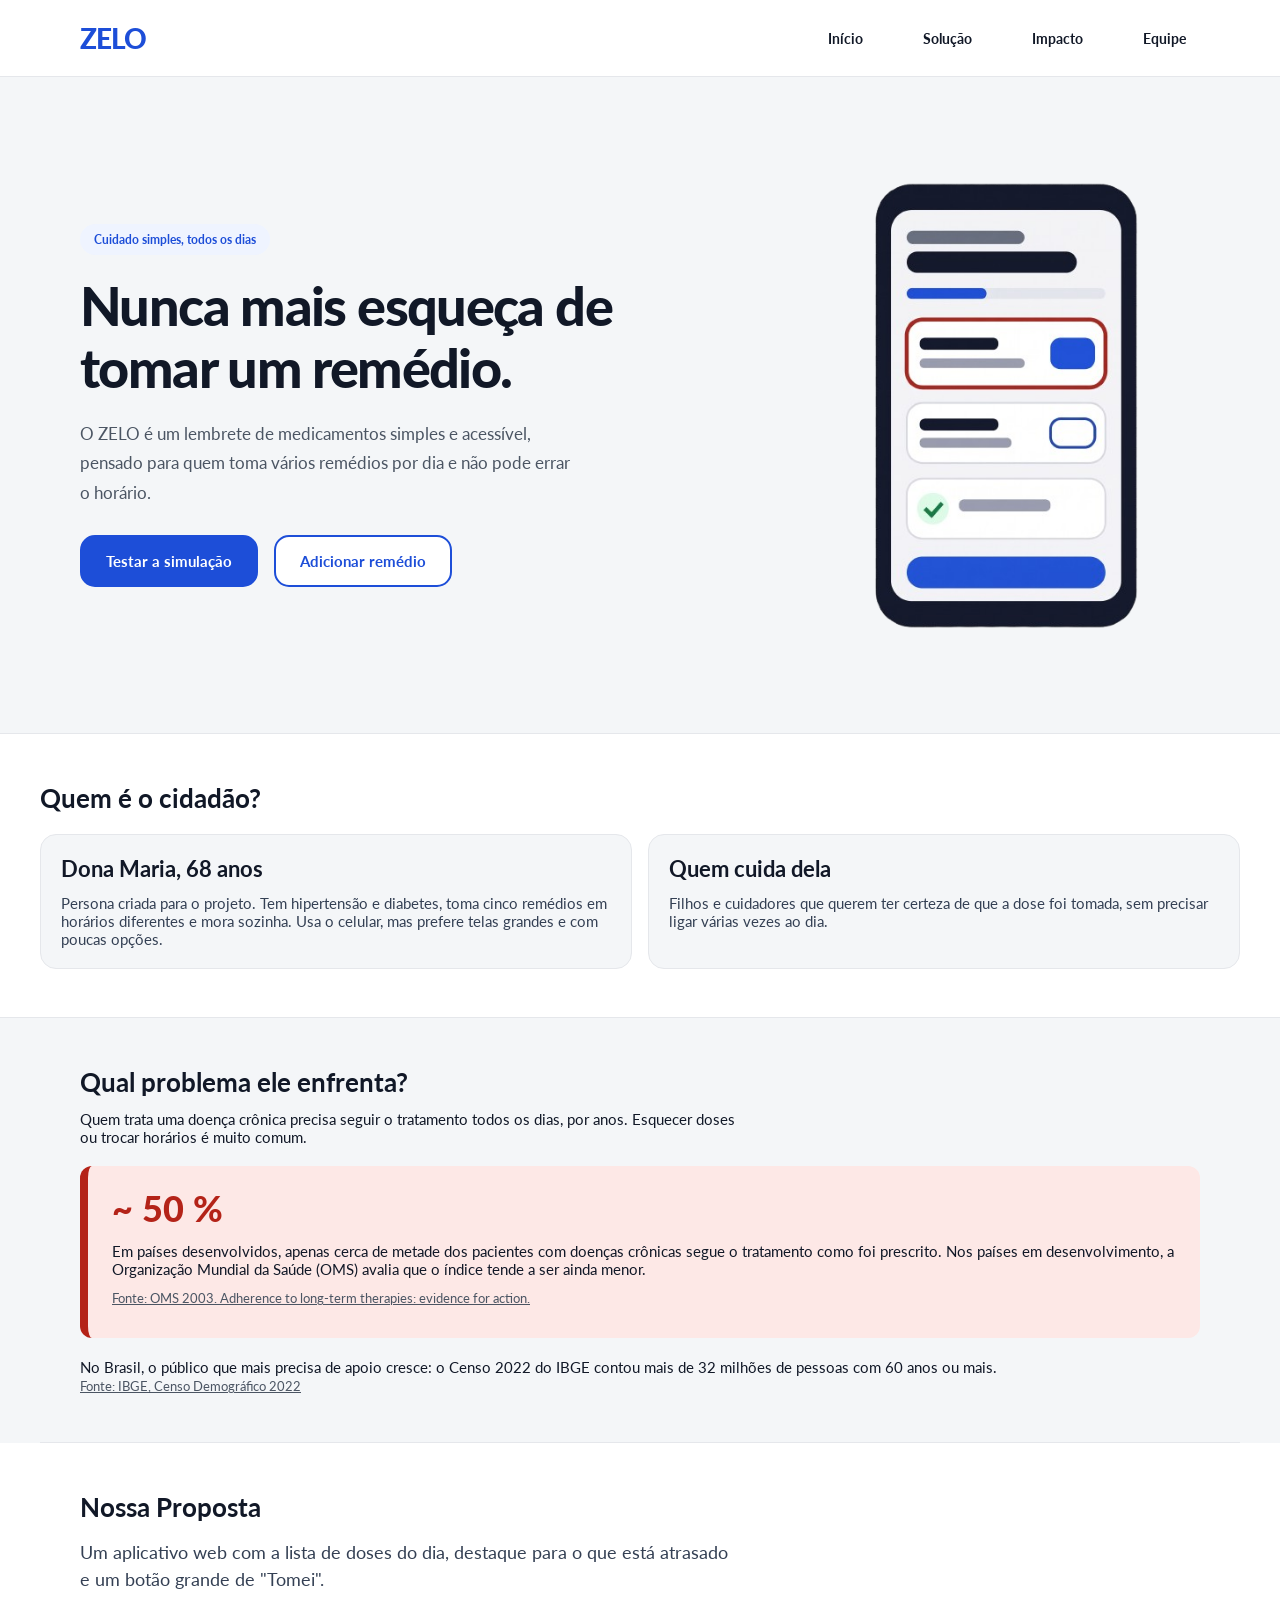
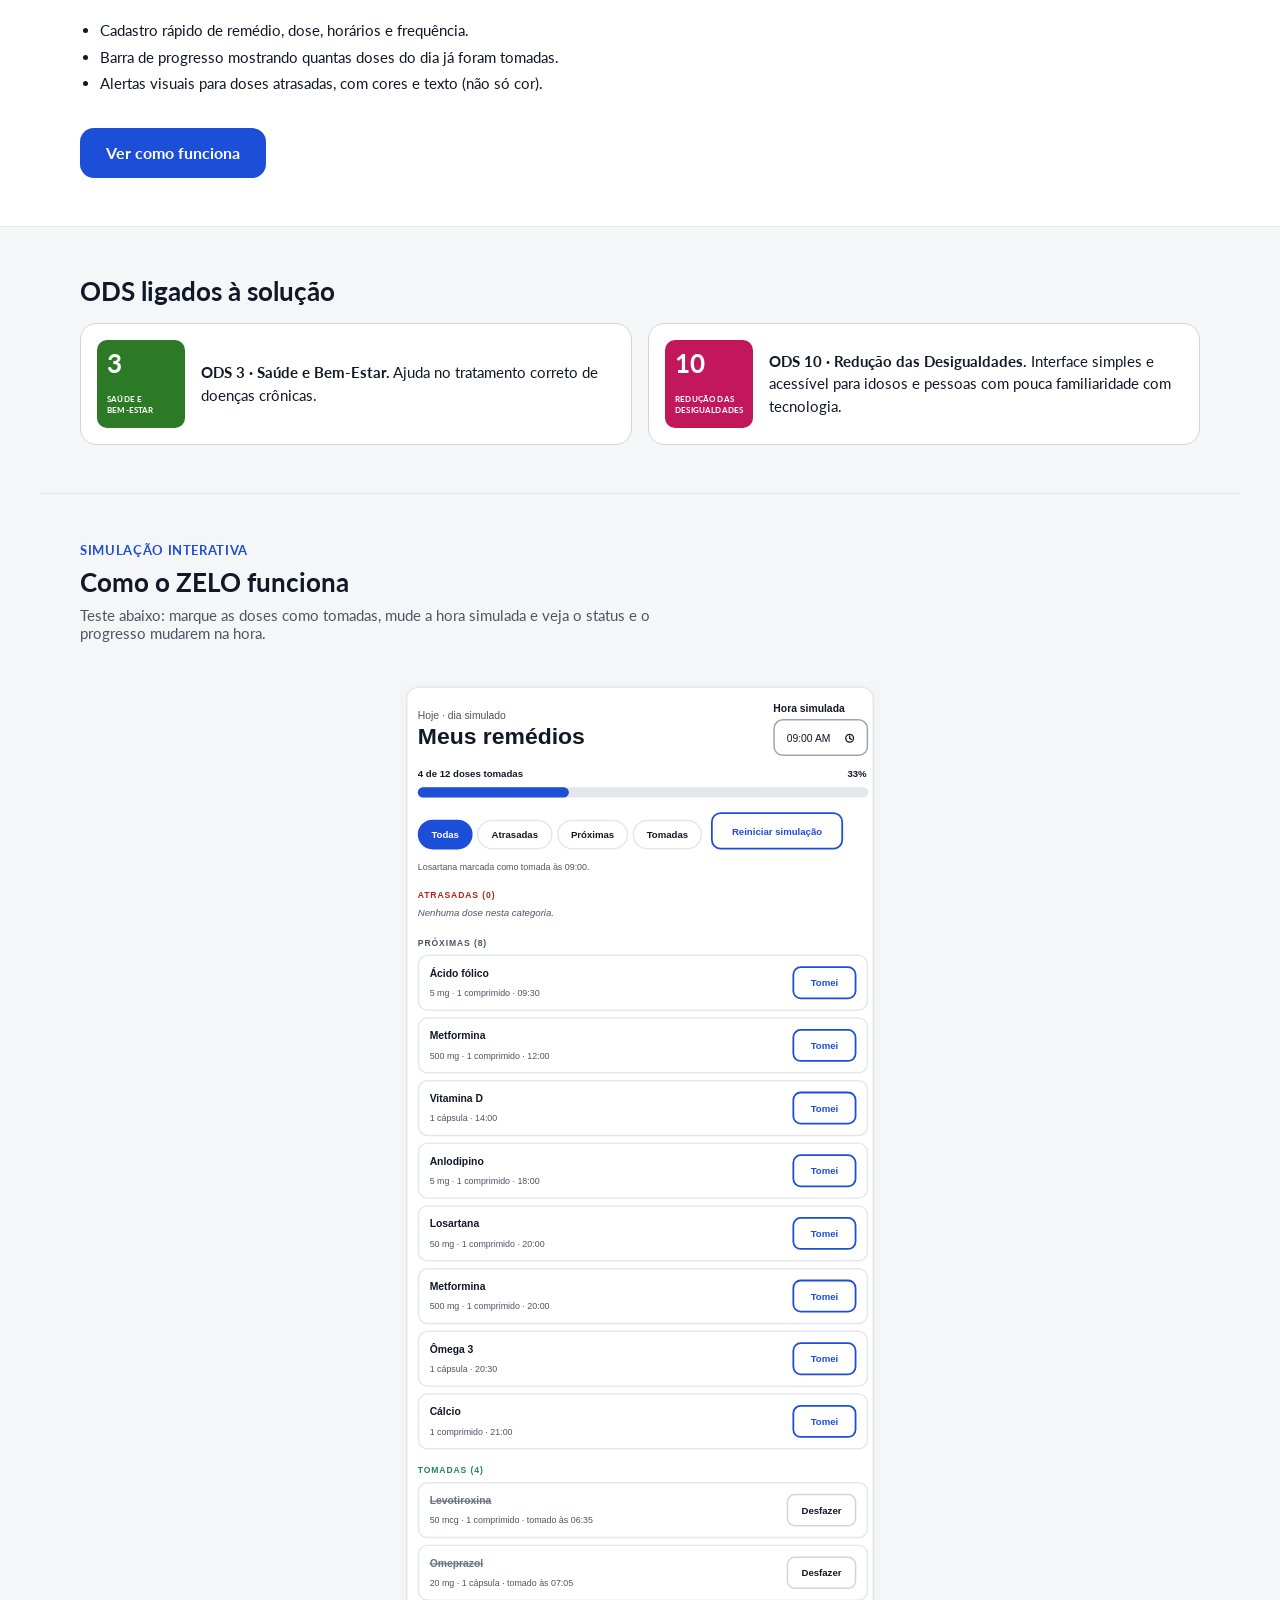
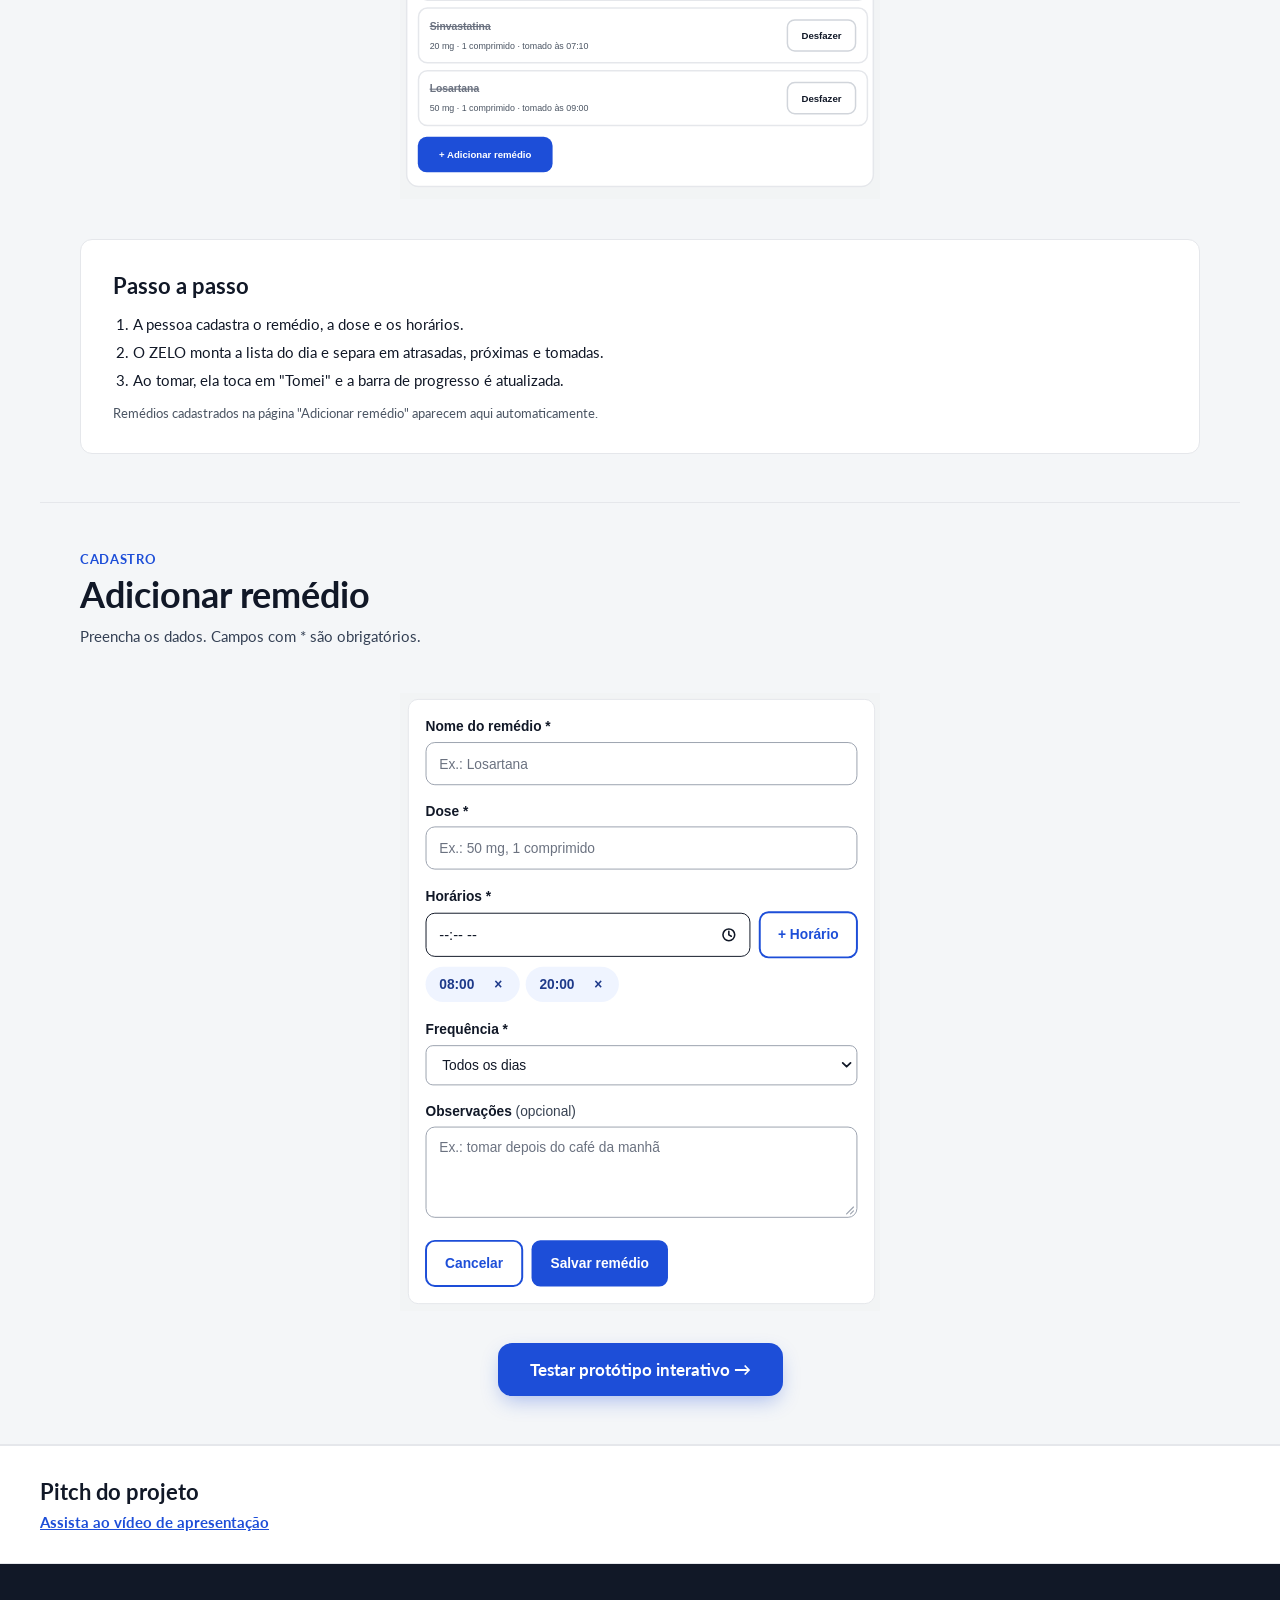
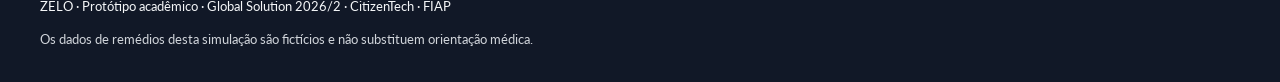
<file: index.html>
<!DOCTYPE html>
<html lang="pt-br">

<head>
    <meta charset="UTF-8" />
    <meta name="viewport" content="width=device-width, initial-scale=1.0" />

    <title>ZELO | Cuidado que acompanha você</title>

    <link rel="preconnect" href="https://fonts.googleapis.com" />
    <link rel="preconnect" href="https://fonts.gstatic.com" crossorigin />

    <link
        href="https://fonts.googleapis.com/css2?family=Lato:wght@400;500;700;900&display=swap"
        rel="stylesheet"
    />

    <link rel="stylesheet" href="./css/landing.css" />
</head>

<body>

    <!-- CABEÇALHO -->
    <header class="site-header">
        <div class="container-site">

            <a href="index.html" class="logo">ZELO</a>

            <nav class="site-nav" aria-label="Navegação principal">
                <a href="index.html" aria-current="page">Início</a>
                <a href="solucao.html">Solução</a>
                <a href="impacto.html">Impacto</a>
                <a href="equipe.html">Equipe</a>
            </nav>

        </div>
    </header>

    <main>

        <!-- HERO -->
        <section class="hero" id="inicio">
            <div class="container-site">

                <div class="hero-image">
                    <img
                        src="./images/celular.png"
                        alt="Imagem de um celular apresentando o ZELO"
                    />
                </div>

                <div class="hero-content">

                    <span class="hero-tag">
                        Cuidado simples, todos os dias
                    </span>

                    <h1>
                        Nunca mais esqueça de tomar um remédio.
                    </h1>

                    <p>
                        O ZELO é um lembrete de medicamentos simples e acessível,
                        pensado para quem toma vários remédios por dia e não pode
                        errar o horário.
                    </p>

                    <div class="hero-buttons">
                        <a href="solucao.html" class="btn-primary">
                            Testar a simulação
                        </a>

                        <a href="adicionar.html" class="btn-secondary">
                            Adicionar remédio
                        </a>
                    </div>

                </div>
            </div>
        </section>

        <!-- QUEM É O CIDADÃO -->
        <section class="container-site-1">

            <h2>Quem é o cidadão?</h2>

            <div class="box-1-section-1">

                <div>
                    <h3>Dona Maria, 68 anos</h3>

                    <p>
                        Persona criada para o projeto. Tem hipertensão e diabetes,
                        toma cinco remédios em horários diferentes e mora sozinha.
                        Usa o celular, mas prefere telas grandes e com poucas opções.
                    </p>
                </div>

                <div>
                    <h3>Quem cuida dela</h3>

                    <p>
                        Filhos e cuidadores que querem ter certeza de que a dose
                        foi tomada, sem precisar ligar várias vezes ao dia.
                    </p>
                </div>

            </div>
        </section>

        <!-- PROBLEMA -->
        <section class="container-site-2" id="problema">

            <div class="box-1-section-2">

                <h2>Qual problema ele enfrenta?</h2>

                <p>
                    Quem trata uma doença crônica precisa seguir o tratamento
                    todos os dias, por anos. Esquecer doses ou trocar horários
                    é muito comum.
                </p>

            </div>

            <div class="box-2-section-2">

                <h2>~ 50 %</h2>

                <p>
                    Em países desenvolvidos, apenas cerca de metade dos pacientes
                    com doenças crônicas segue o tratamento como foi prescrito.
                    Nos países em desenvolvimento, a Organização Mundial da Saúde
                    (OMS) avalia que o índice tende a ser ainda menor.
                </p>

                <a href="https://iris.who.int/handle/10665/42682">
                    <span>
                        Fonte: OMS 2003. Adherence to long-term therapies:
                        evidence for action.
                    </span>
                </a>

            </div>

            <div class="box-3-section-2">

                <p>
                    No Brasil, o público que mais precisa de apoio cresce:
                    o Censo 2022 do IBGE contou mais de 32 milhões de pessoas
                    com 60 anos ou mais.
                    <br />

                    <a href="https://censo2022.ibge.gov.br/">
                        Fonte: IBGE, Censo Demográfico 2022
                    </a>
                </p>

            </div>
        </section>

        <!-- NOSSA PROPOSTA -->
        <section class="proposta-section" id="solucao">

            <div class="container-proposta">

                <h2 class="titulo-proposta">
                    Nossa Proposta
                </h2>

                <p class="subtitulo-proposta">
                    Um aplicativo web com a lista de doses do dia, destaque
                    para o que está atrasado e um botão grande de "Tomei".
                </p>

                <ul class="lista-features">

                    <li>
                        Cadastro rápido de remédio, dose, horários e frequência.
                    </li>

                    <li>
                        Barra de progresso mostrando quantas doses do dia
                        já foram tomadas.
                    </li>

                    <li>
                        Alertas visuais para doses atrasadas, com cores e texto
                        (não só cor).
                    </li>

                </ul>

                <a href="#simulacao" class="btn-proposta">
                    Ver como funciona
                </a>

            </div>
        </section>

        <!-- ODS LIGADOS À SOLUÇÃO -->
        <section class="ods-section">

            <div class="container-proposta">

                <h2 class="titulo-proposta">
                    ODS ligados à solução
                </h2>

                <div class="ods-grid">

                    <div class="ods-card">

                        <div class="ods-badge ods-3">

                            <span class="ods-number">3</span>

                            <span class="ods-label">
                                SAÚDE E<br />BEM-ESTAR
                            </span>

                        </div>

                        <p class="ods-description">
                            <strong>ODS 3 · Saúde e Bem-Estar.</strong>
                            Ajuda no tratamento correto de doenças crônicas.
                        </p>

                    </div>

                    <div class="ods-card">

                        <div class="ods-badge ods-10">

                            <span class="ods-number">10</span>

                            <span class="ods-label">
                                REDUÇÃO DAS<br />DESIGUALDADES
                            </span>

                        </div>

                        <p class="ods-description">
                            <strong>ODS 10 · Redução das Desigualdades.</strong>
                            Interface simples e acessível para idosos e pessoas
                            com pouca familiaridade com tecnologia.
                        </p>

                    </div>

                </div>
            </div>
        </section>

        <!-- SIMULAÇÃO -->
        <section class="container-site-5" id="simulacao">

            <div class="box-1-section-5">

                <h6>SIMULAÇÃO INTERATIVA</h6>

                <h2>Como o ZELO funciona</h2>

                <p>
                    Teste abaixo: marque as doses como tomadas, mude a hora
                    simulada e veja o status e o progresso mudarem na hora.
                </p>

            </div>

            <div class="box-2-section-5">
                <img
                    src="./images/meus-remedios.svg"
                    alt="Tela de meus remédios"
                />
            </div>

            <div class="box-3-section-5">

                <h3>Passo a passo</h3>

                <ol>

                    <li>
                        A pessoa cadastra o remédio, a dose e os horários.
                    </li>

                    <li>
                        O ZELO monta a lista do dia e separa em atrasadas,
                        próximas e tomadas.
                    </li>

                    <li>
                        Ao tomar, ela toca em "Tomei" e a barra de progresso
                        é atualizada.
                    </li>

                </ol>

                <p>
                    Remédios cadastrados na página "Adicionar remédio"
                    aparecem aqui automaticamente.
                </p>

            </div>
        </section>

        <!-- CADASTRO -->
        <section class="cadastro-preview-section">

            <div class="container">

                <div class="cadastro-header">

                    <span class="cadastro-eyebrow">
                        CADASTRO
                    </span>

                    <h2 class="cadastro-title">
                        Adicionar remédio
                    </h2>

                    <p class="cadastro-subtitle">
                        Preencha os dados. Campos com * são obrigatórios.
                    </p>

                </div>

                <div class="cadastro-svg-wrapper">
                    <img
                        src="./images/formulario-remedio.svg"
                        alt="Formulário de adicionar remédio"
                    />

                    <div class="cadastro-cta-wrapper">

                        <a href="solucao.html" class="btn-prototipo">
                            <span>Testar protótipo interativo →</span>
                        </a>

                    </div>

                </div>
            </div>
        </section>

        <!-- PITCH -->
        <section class="container-pitch">

            <div class="box-pitch">

                <h4>Pitch do projeto</h4>

                <a href="https://youtu.be/wC0rRNqfPwY">
                    Assista ao vídeo de apresentação
                </a>

            </div>
        </section>

    </main>

    <!-- RODAPÉ -->
    <footer>

        <p>
            ZELO · Protótipo acadêmico · Global Solution 2026/2
            · CitizenTech · FIAP
        </p>

        <p>
            Os dados de remédios desta simulação são fictícios
            e não substituem orientação médica.
        </p>

    </footer>

</body>
</html>
</file>
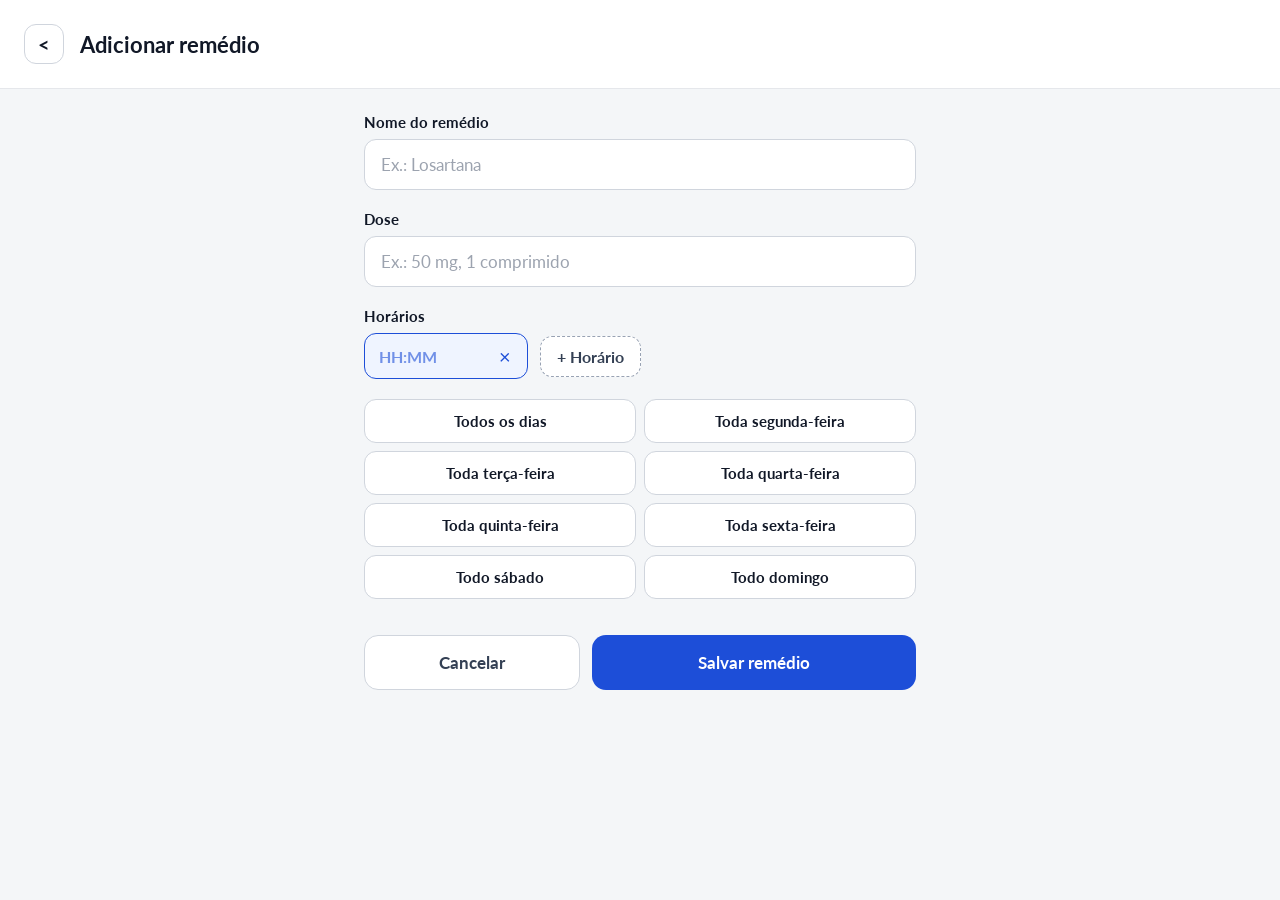
<file: adicionar.html>
<!DOCTYPE html>
<html lang="pt-br">

<head>
    <meta charset="UTF-8">
    <meta name="viewport" content="width=device-width, initial-scale=1.0">
    <title>ZELO - Adicionar remédio</title>
    <link rel="preconnect" href="https://fonts.googleapis.com">
    <link rel="preconnect" href="https://fonts.gstatic.com" crossorigin>
    <link href="https://fonts.googleapis.com/css2?family=Lato:ital,wght@0,100;0,300;0,400;0,700;0,900;1,100;1,300;1,400;1,700;1,900&display=swap" rel="stylesheet">
    <link rel="stylesheet" href="./css/style.css">
</head>

<body>
    <header class="container header-cadastro">
        <a href="./solucao.html" class="btn-voltar" aria-label="Voltar para a página inicial">
            &lt;
        </a>

        <!-- Nome do remédio -->

        <h1>Adicionar remédio</h1>
    </header>


<main class="container container-formulario">

    <form id="form-remedio" class="form-remedio">

        <!-- Nome do remédio -->
        <div class="campo-grupo">

            <label for="nome-remedio">Nome do remédio</label>

            <input
                type="text"
                id="nome-remedio"
                name="nome"
                placeholder="Ex.: Losartana"
                required
            >

        </div>


        <!-- Dose -->
    <div class="campo-grupo">
                <label for="dose-remedio">Dose</label>
                <input type="text" id="dose-remedio" name="dose" placeholder="Ex.: 50 mg, 1 comprimido" required>
            </div>


        <!-- Horários -->
        <div class="campo-grupo">

            <label>Horários</label>

            <div class="lista-horarios" id="lista-horarios">

                <div class="horario">
                    <span></span>

                    <button
                        type="button"
                        class="btn-remover-horario"
                        aria-label="Remover horário"
                    >
                        &times;
                    </button>
                </div>

                <!-- Adicionar horário -->
                <button
                    type="button"
                    class="btn-add-horario"
                    id="btn-add-horario"
                >
                    + Horário
                </button>

            </div>

        </div>

     <!-- Frequência -->
            <div class="campo-grupo campo-dias">

                <label>
                    <input type="checkbox" name="dias" value="todos"> Todos os dias
                </label>

                <label>
                    <input type="checkbox" name="dias" value="seg"> Toda segunda-feira
                </label>

                <label>
                    <input type="checkbox" name="dias" value="ter"> Toda terça-feira
                </label>

                <label>
                    <input type="checkbox" name="dias" value="qua"> Toda quarta-feira
                </label>

                <label>
                    <input type="checkbox" name="dias" value="qui"> Toda quinta-feira
                </label>

                <label>
                    <input type="checkbox" name="dias" value="sex"> Toda sexta-feira
                </label>

                <label>
                    <input type="checkbox" name="dias" value="sab"> Todo sábado
                </label>

                <label>
                    <input type="checkbox" name="dias" value="dom"> Todo domingo
                </label>
            </div> 
            
            

         <!-- Ações do formulário -->
          <div class="acoes-formulario">
            <a href="./solucao.html" class="btn-cancelar">Cancelar</a>

            <button type="submit" class="btn-salvar">Salvar remédio
            </button>
          </div>

    </form>

</main>

    <script src="./js/app.js"></script>

</body>
</file>
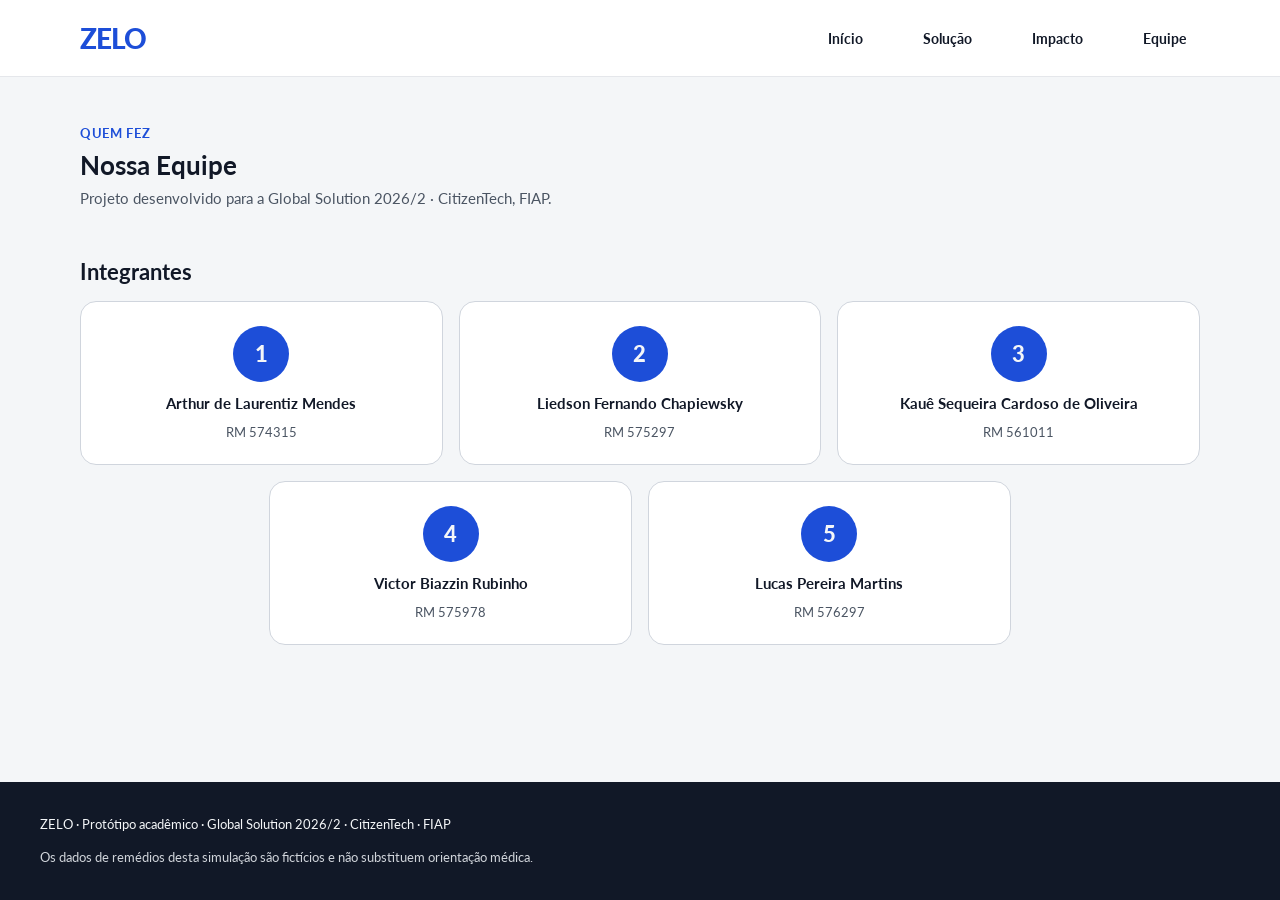
<file: equipe.html>
<!DOCTYPE html>
<html lang="pt-br">

<head>
    <meta charset="UTF-8" />
    <meta name="viewport" content="width=device-width, initial-scale=1.0" />

    <title>ZELO | Nossa Equipe</title>

    <link rel="preconnect" href="https://fonts.googleapis.com" />
    <link rel="preconnect" href="https://fonts.gstatic.com" crossorigin />

    <link
        href="https://fonts.googleapis.com/css2?family=Lato:wght@400;500;700;900&display=swap"
        rel="stylesheet"
    />

    <link rel="stylesheet" href="./css/landing.css" />
</head>

<body>

    <!-- CABEÇALHO -->
    <header class="site-header">
        <div class="container-site">

            <a href="index.html" class="logo">ZELO</a>

            <nav class="site-nav" aria-label="Navegação principal">
                <a href="index.html">Início</a>
                <a href="solucao.html">Solução</a>
                <a href="impacto.html">Impacto</a>
                <a href="equipe.html" aria-current="page">Equipe</a>
            </nav>

        </div>
    </header>

    <main>

        <!-- EQUIPE -->
        <section class="container-site-7" id="equipe">

            <div class="box-1-section-7">

                <div class="box-1-div-1">

                    <h6>QUEM FEZ</h6>

                    <h2>Nossa Equipe</h2>

                    <p>
                        Projeto desenvolvido para a Global Solution 2026/2
                        · CitizenTech, FIAP.
                    </p>

                </div>

                <div class="box-2-div-1">

                    <h4>Integrantes</h4>

                    <div class="gridbox-div-1">

                        <div class="card-integrante">
                            <p class="numero-integrante">1</p>
                            <p class="nome-integrante">Arthur de Laurentiz Mendes</p>
                            <p class="rm-integrante">RM 574315</p>
                        </div>

                        <div class="card-integrante">
                            <p class="numero-integrante">2</p>
                            <p class="nome-integrante">Liedson Fernando Chapiewsky</p>
                            <p class="rm-integrante">RM 575297</p>
                        </div>

                        <div class="card-integrante">
                            <p class="numero-integrante">3</p>
                            <p class="nome-integrante">Kauê Sequeira Cardoso de Oliveira</p>
                            <p class="rm-integrante">RM 561011</p>
                        </div>

                        <div class="card-integrante">
                            <p class="numero-integrante">4</p>
                            <p class="nome-integrante">Victor Biazzin Rubinho</p>
                            <p class="rm-integrante">RM 575978</p>
                        </div>

                        <div class="card-integrante">
                            <p class="numero-integrante">5</p>
                            <p class="nome-integrante">Lucas Pereira Martins</p>
                            <p class="rm-integrante">RM 576297</p>
                        </div>

                    </div>
                </div>
            </div>
        </section>
    </main>

    <!-- RODAPÉ -->
    <footer>

        <p>
            ZELO · Protótipo acadêmico · Global Solution 2026/2
            · CitizenTech · FIAP
        </p>

        <p>
            Os dados de remédios desta simulação são fictícios
            e não substituem orientação médica.
        </p>

    </footer>

</body>
</html>
</file>
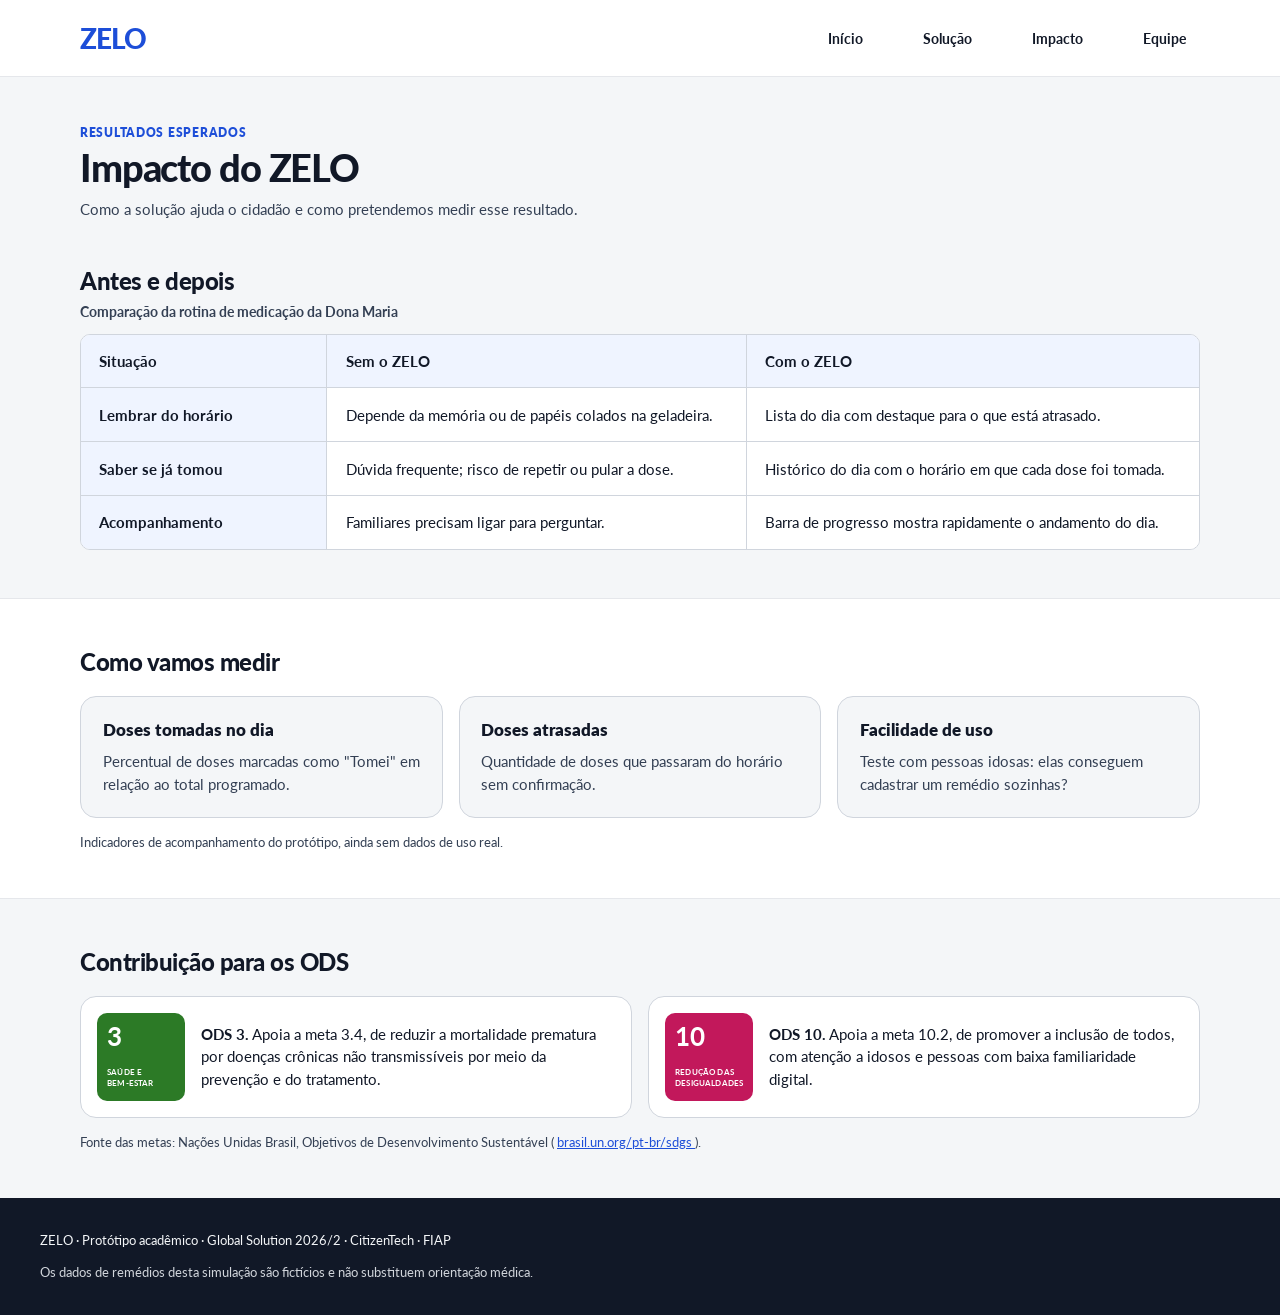
<file: impacto.html>
<!DOCTYPE html>
<html lang="pt-br">

<head>
    <meta charset="UTF-8" />
    <meta name="viewport" content="width=device-width, initial-scale=1.0" />

    <title>ZELO | Impacto e ODS</title>

    <link rel="preconnect" href="https://fonts.googleapis.com" />
    <link rel="preconnect" href="https://fonts.gstatic.com" crossorigin />

    <link
        href="https://fonts.googleapis.com/css2?family=Lato:wght@400;500;700;900&display=swap"
        rel="stylesheet"
    />

    <link rel="stylesheet" href="./css/landing.css" />
</head>

<body>

    <!-- CABEÇALHO -->
    <header class="site-header">
        <div class="container-site">

            <a href="index.html" class="logo">ZELO</a>

            <nav class="site-nav" aria-label="Navegação principal">
                <a href="index.html">Início</a>
                <a href="solucao.html">Solução</a>
                <a href="impacto.html" aria-current="page">Impacto</a>
                <a href="equipe.html">Equipe</a>
            </nav>

        </div>
    </header>

    <main>

        <!-- IMPACTO DO ZELO -->
        <section class="impacto-section" id="impacto">

            <div class="container">

                <div class="impacto-header">

                    <span class="impacto-eyebrow">
                        RESULTADOS ESPERADOS
                    </span>

                    <h1 class="impacto-title">
                        Impacto do ZELO
                    </h1>

                    <p class="impacto-subtitle">
                        Como a solução ajuda o cidadão e como pretendemos
                        medir esse resultado.
                    </p>

                </div>

                <div class="antes-depois-wrapper">

                    <h2 class="antes-depois-title">
                        Antes e depois
                    </h2>

                    <p class="antes-depois-caption">
                        Comparação da rotina de medicação da Dona Maria
                    </p>

                    <div class="table-responsive">

                        <table class="comparacao-table">

                            <thead>
                                <tr>
                                    <th>Situação</th>
                                    <th>Sem o ZELO</th>
                                    <th>Com o ZELO</th>
                                </tr>
                            </thead>

                            <tbody>

                                <tr>
                                    <td>Lembrar do horário</td>

                                    <td>
                                        Depende da memória ou de papéis
                                        colados na geladeira.
                                    </td>

                                    <td>
                                        Lista do dia com destaque para
                                        o que está atrasado.
                                    </td>
                                </tr>

                                <tr>
                                    <td>Saber se já tomou</td>

                                    <td>
                                        Dúvida frequente; risco de repetir
                                        ou pular a dose.
                                    </td>

                                    <td>
                                        Histórico do dia com o horário em
                                        que cada dose foi tomada.
                                    </td>
                                </tr>

                                <tr>
                                    <td>Acompanhamento</td>

                                    <td>
                                        Familiares precisam ligar para perguntar.
                                    </td>

                                    <td>
                                        Barra de progresso mostra rapidamente
                                        o andamento do dia.
                                    </td>
                                </tr>

                            </tbody>

                        </table>
                    </div>
                </div>
            </div>
        </section>

        <!-- COMO VAMOS MEDIR -->
        <section class="medir-section">

            <div class="container">

                <h2 class="medir-title">
                    Como vamos medir
                </h2>

                <div class="medir-grid">

                    <div class="medir-card">

                        <h3>Doses tomadas no dia</h3>

                        <p>
                            Percentual de doses marcadas como "Tomei"
                            em relação ao total programado.
                        </p>

                    </div>

                    <div class="medir-card">

                        <h3>Doses atrasadas</h3>

                        <p>
                            Quantidade de doses que passaram do horário
                            sem confirmação.
                        </p>

                    </div>

                    <div class="medir-card">

                        <h3>Facilidade de uso</h3>

                        <p>
                            Teste com pessoas idosas: elas conseguem
                            cadastrar um remédio sozinhas?
                        </p>

                    </div>

                </div>

                <p class="section-footnote">
                    Indicadores de acompanhamento do protótipo,
                    ainda sem dados de uso real.
                </p>

            </div>
        </section>

        <!-- CONTRIBUIÇÃO PARA OS ODS -->
        <section class="ods-contribuicao-section">

            <div class="container">

                <h2 class="medir-title">
                    Contribuição para os ODS
                </h2>

                <div class="ods-grid">

                    <div class="ods-card">

                        <div class="ods-badge ods-3">

                            <span class="ods-number">3</span>

                            <span class="ods-label">
                                SAÚDE E<br />BEM-ESTAR
                            </span>

                        </div>

                        <p class="ods-description">
                            <strong>ODS 3.</strong>
                            Apoia a meta 3.4, de reduzir a mortalidade
                            prematura por doenças crônicas não transmissíveis
                            por meio da prevenção e do tratamento.
                        </p>

                    </div>

                    <div class="ods-card">

                        <div class="ods-badge ods-10">

                            <span class="ods-number">10</span>

                            <span class="ods-label">
                                REDUÇÃO DAS<br />DESIGUALDADES
                            </span>

                        </div>

                        <p class="ods-description">
                            <strong>ODS 10.</strong>
                            Apoia a meta 10.2, de promover a inclusão de todos,
                            com atenção a idosos e pessoas com baixa
                            familiaridade digital.
                        </p>

                    </div>

                </div>

                <p class="section-footnote">
                    Fonte das metas: Nações Unidas Brasil,
                    Objetivos de Desenvolvimento Sustentável
                    (
                    <a
                        href="https://brasil.un.org/pt-br/sdgs"
                        target="_blank"
                        rel="noopener noreferrer"
                    >
                        brasil.un.org/pt-br/sdgs
                    </a>
                    ).
                </p>

            </div>
        </section>

    </main>

    <!-- RODAPÉ -->
    <footer>

        <p>
            ZELO · Protótipo acadêmico · Global Solution 2026/2
            · CitizenTech · FIAP
        </p>

        <p>
            Os dados de remédios desta simulação são fictícios
            e não substituem orientação médica.
        </p>

    </footer>

</body>
</html>
</file>
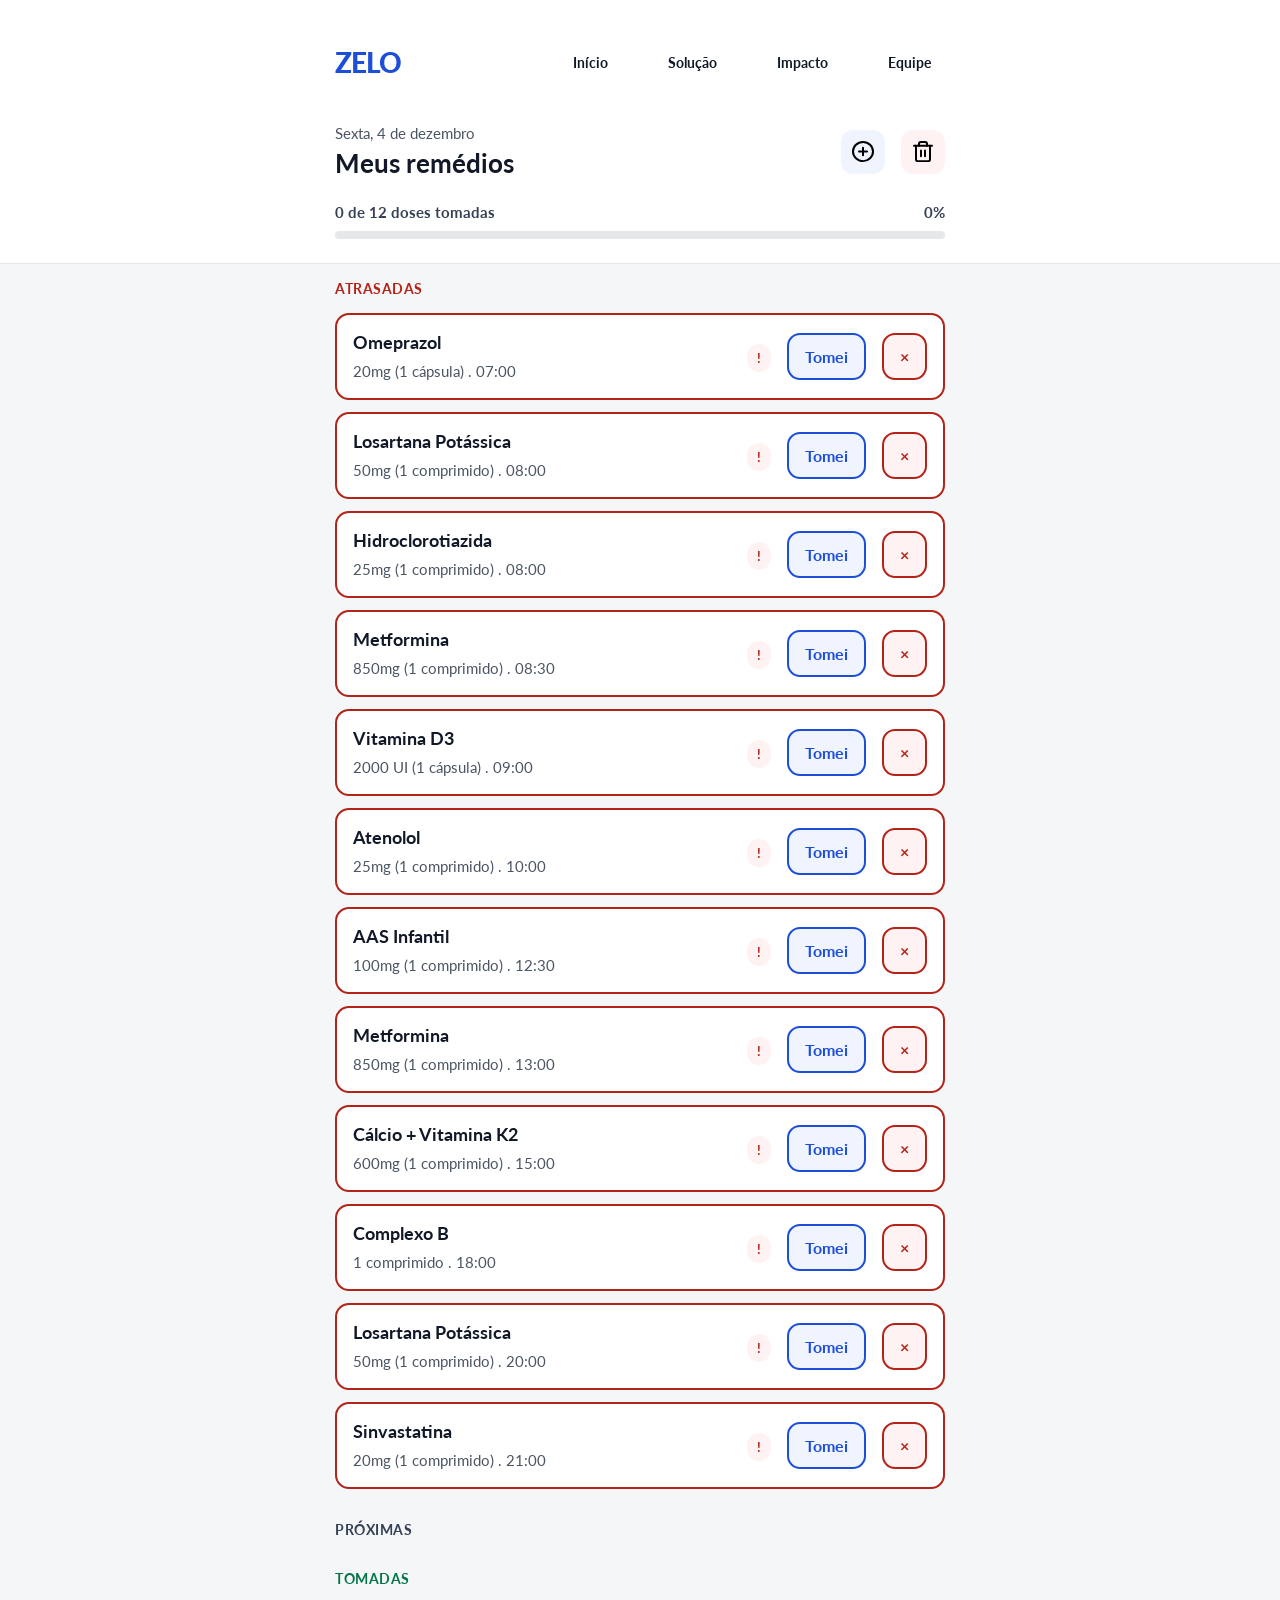
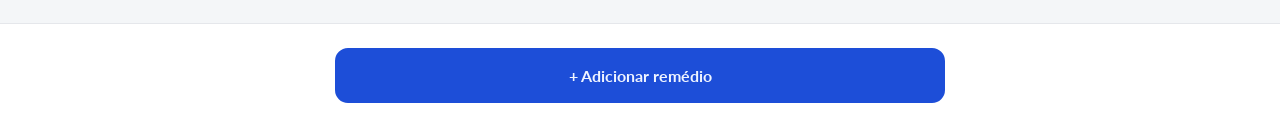
<file: solucao.html>
<!DOCTYPE html>
<html lang="pt-br">

<head>
    <meta charset="UTF-8">
    <meta name="viewport" content="width=device-width, initial-scale=1.0">
    <title>ZELO</title>
    <link rel="preconnect" href="https://fonts.googleapis.com">
    <link rel="preconnect" href="https://fonts.gstatic.com" crossorigin>
    <link href="https://fonts.googleapis.com/css2?family=Lato:ital,wght@0,100;0,300;0,400;0,700;0,900;1,100;1,300;1,400;1,700;1,900&display=swap" rel="stylesheet">
    <link rel="stylesheet" href="./css/style.css">
</head>

<body>
    
    <header class="container container-header">
        <div class="container-site">

            <a href="index.html" class="logo">ZELO</a>

            <nav class="site-nav" aria-label="Navegação principal">
                <a href="index.html" aria-current="page">Início</a>
                <a href="solucao.html">Solução</a>
                <a href="impacto.html">Impacto</a>
                <a href="equipe.html">Equipe</a>
            </nav>

        </div>
        <div class="box box-1-header">
            <div>
                <p id="data-atual"></p>
                <h2>Meus remédios</h2>
            </div>
            <div class="mini-box-botoes">
                <a href="adicionar.html">
                    <img src="./images/circle-plus.svg" alt="Remédio">
                </a>
                <button class="btn-excluir" type="button">
                    <img src="./images/trash.svg" alt="Excluir">
                </button>
            </div>
        </div>
        <div class="box box-2-header">
            <div>
                <p id="texto-progresso"></p>
                <p id="porcentagem-progresso"></p>
            </div>
            <div class="info-progresso">
                <span id="barra-preenchimento"></span>
            </div>
        </div>
    </header>
    <main>
        <section class="container container-atrasadas">
            <h3 class="titulo-atrasadas">ATRASADAS</h3>

            
        </section>

        <section class="container container-proximas">
            <h3 class="titulo-proximas">PRÓXIMAS</h3>
 
        </section>
        <section class="container container-tomadas" id="container-tomadas">
            <h3 class="titulo-tomadas">TOMADAS</h3>

        </section>
    </main>
    <footer class="container container-footer">
    <a href="adicionar.html" class="btn-adicionar-footer">
        + Adicionar remédio
    </a>
</footer>


    <script src="./js/app.js"></script>
</body>

</html>
</file>
<file: css/landing.css>
/* ==========================================================================
   RESET E VARIÁVEIS
   ========================================================================== */
* {
    margin: 0;
    padding: 0;
    box-sizing: border-box;
}

:root {
    --cor-primaria: #1D4ED8;
    --cor-primaria-escura: #1E3A8A;
    --cor-primaria-clara: #EFF4FF;

    --cor-fundo: #F4F6F8;
    --cor-superficie: #FFFFFF;

    --cor-texto: #111827;
    --cor-texto-secundario: #344054;
    --cor-texto-suave: #4B5563;

    --cor-borda: #E5E7EB;
    --cor-borda-input: #D0D5DD;
    --cor-borda-tracejada: #98A2B3;

    --cor-perigo: #B42318;
    --cor-perigo-clara: #FEF3F2;

    --cor-sucesso: #067647;
    --cor-sucesso-clara: #ECFDF3;

    --font-lato: "Lato", sans-serif;
    --lato-bold: 700;
    --lato-regular: 400;

    --tamanho-titulo: clamp(1.375rem, 2.5vw, 1.625rem);
    --tamanho-titulo-tela: clamp(1.15rem, 2vw, 1.375rem);
    --tamanho-nome-remedio: 1.125rem;
    --tamanho-input: 1.0625rem;
    --tamanho-botao: 1rem;
    --tamanho-texto: 0.9375rem;
    --tamanho-secao: 0.875rem;
    --tamanho-etiqueta: 0.8125rem;

    --borda-section: solid 1px var(--cor-borda);

    --pd-1: 1rem;
    --pd-2: 2rem;
    --pd-3: clamp(2rem, 5vw, 3rem);
    --padding-lateral: clamp(1.25rem, 4vw, 2.5rem);
    --largura-maxima: 1200px;

    --gap-1: 1rem;
    --gap-2: 2rem;
    --gap-3: clamp(1.75rem, 4vw, 3rem);
}

html {
    scroll-behavior: smooth;
    scroll-padding-top: 85px; /* Evita que o header fixo cubra os títulos ao clicar no menu */
}

body {
    font-family: var(--font-lato);
    font-weight: var(--lato-regular);
    color: var(--cor-texto);
    background-color: var(--cor-fundo);
    min-height: 100vh;
    display: flex;
    flex-direction: column;
}

main {
    flex: 1;
}

img,
svg {
    max-width: 100%;
    height: auto;
    display: block;
}

a {
    overflow-wrap: anywhere;
}

/* ==========================================================================
   CONTAINERS PADRONIZADOS
   ========================================================================== */
.container-site,
.container-proposta,
.container {
    width: 100%;
    max-width: var(--largura-maxima);
    margin: 0 auto;
    padding-left: var(--padding-lateral);
    padding-right: var(--padding-lateral);
}

/* ==========================================================================
   CABEÇALHO
   ========================================================================== */
.site-header {
    width: 100%;
    background-color: var(--cor-superficie);
    border-bottom: var(--borda-section);
    position: sticky;
    top: 0;
    z-index: 1000;
}

.site-header .container-site {
    min-height: 76px;
    padding-top: 0.75rem;
    padding-bottom: 0.75rem;
    display: flex;
    align-items: center;
    justify-content: space-between;
    gap: 1rem;
}

.logo {
    color: var(--cor-primaria);
    text-decoration: none;
    font-size: clamp(24px, 3vw, 28px);
    font-weight: 900;
    letter-spacing: -1px;
    flex-shrink: 0;
}

.site-nav {
    display: flex;
    align-items: center;
    gap: clamp(0.5rem, 2.5vw, 2rem);
    flex-wrap: wrap;
}

.site-nav a {
    text-decoration: none;
    color: var(--cor-texto);
    font-size: 14px;
    font-weight: 700;
    padding: 8px 14px;
    border-radius: 30px;
    transition: background-color 0.25s ease, color 0.25s ease;
    white-space: nowrap;
}

.site-nav a:hover {
    background-color: var(--cor-primaria);
    color: #FFFFFF;
}

/* ==========================================================================
   HERO
   ========================================================================== */
.hero {
    padding: clamp(2rem, 5vw, 4rem) 0;
}

.hero .container-site {
    display: flex;
    align-items: center;
    justify-content: space-between;
    gap: clamp(2rem, 5vw, 40px);
}

.hero-content {
    flex: 1.2;
    order: 1;
}

.hero-image {
    flex: 0.8;
    display: flex;
    justify-content: flex-end;
    align-items: center;
    order: 2;
}

.hero-image img {
    padding: 10px;
    width: 100%;
    max-width: 400px;
    object-fit: contain;
}

.hero-tag {
    display: inline-block;
    background-color: var(--cor-primaria-clara);
    color: var(--cor-primaria);
    padding: 8px 14px;
    border-radius: 30px;
    font-size: 12px;
    font-weight: 700;
    margin-bottom: 1.25rem;
}

.hero h1 {
    max-width: 600px;
    font-size: clamp(2.15rem, 4.8vw, 3.375rem);
    line-height: 1.15;
    letter-spacing: -0.03em;
    font-weight: 900;
    margin-bottom: 1.25rem;
}

.hero-content p {
    max-width: 500px;
    color: var(--cor-texto-suave);
    font-size: clamp(0.95rem, 1.5vw, 1.05rem);
    line-height: 1.75;
    margin-bottom: 1.75rem;
}

.hero-buttons {
    display: flex;
    align-items: center;
    gap: 1rem;
    flex-wrap: wrap;
}

.btn-primary,
.btn-secondary {
    display: inline-flex;
    align-items: center;
    justify-content: center;
    padding: 15px 24px;
    border-radius: 15px;
    text-decoration: none;
    font-size: 15px;
    font-weight: 700;
    transition: 0.25s ease;
    text-align: center;
}

.btn-primary {
    background-color: var(--cor-primaria);
    color: var(--cor-superficie);
    border: 2px solid var(--cor-primaria);
}

.btn-primary:hover {
    background-color: var(--cor-primaria-escura);
    border-color: var(--cor-primaria-escura);
    transform: translateY(-2px);
}

.btn-secondary {
    background-color: var(--cor-superficie);
    color: var(--cor-primaria);
    border: 2px solid var(--cor-primaria);
}

.btn-secondary:hover {
    background-color: var(--cor-primaria-clara);
    transform: translateY(-2px);
}

/* ==========================================================================
   QUEM É O CIDADÃO (SECTION 1)
   ========================================================================== */
.container-site-1 {
    background-color: var(--cor-superficie);
    border-top: var(--borda-section);
    border-bottom: var(--borda-section);
    padding: var(--pd-3) var(--padding-lateral);
}

.container-site-1 h2,
.container-site-1 .box-1-section-1 {
    max-width: var(--largura-maxima);
    margin-left: auto;
    margin-right: auto;
}

.container-site-1 h2 {
    font-size: var(--tamanho-titulo);
    font-weight: var(--lato-bold);
    margin-bottom: 1.25rem;
}

.container-site-1 .box-1-section-1 {
    display: grid;
    grid-template-columns: repeat(2, 1fr);
    gap: var(--gap-1);
}

.container-site-1 .box-1-section-1 div {
    display: flex;
    flex-direction: column;
    gap: 0.75rem;
    border: var(--borda-section);
    background-color: var(--cor-fundo);
    border-radius: 1rem;
    padding: 1.25rem;
}

.container-site-1 .box-1-section-1 div h3 {
    font-size: var(--tamanho-titulo-tela);
}

.container-site-1 .box-1-section-1 div p {
    font-size: var(--tamanho-texto);
    color: var(--cor-texto-secundario);
}

/* ==========================================================================
   PROBLEMA (SECTION 2)
   ========================================================================== */
.container-site-2 {
    max-width: var(--largura-maxima);
    margin: 0 auto;
    padding: var(--pd-3) var(--padding-lateral);
    display: flex;
    flex-direction: column;
    gap: 1.25rem;
    border-bottom: var(--borda-section);
}

.container-site-2 .box-1-section-2 {
    display: flex;
    flex-direction: column;
    gap: 0.75rem;
}

.container-site-2 .box-1-section-2 h2 {
    font-size: var(--tamanho-titulo);
    font-weight: var(--lato-bold);
}

.container-site-2 .box-1-section-2 p {
    font-size: var(--tamanho-texto);
    max-width: 75ch;
}

.container-site-2 .box-2-section-2 {
    display: flex;
    flex-direction: column;
    gap: 0.75rem;
    background-color: #FDE8E6;
    padding: 1.25rem 1.5rem 2rem 1.5rem;
    border-left: solid 8px var(--cor-perigo);
    border-radius: 0.75rem;
}

.container-site-2 .box-2-section-2 h2 {
    font-size: clamp(1.75rem, 3vw, 2.25rem);
    font-weight: 900;
    color: var(--cor-perigo);
}

.container-site-2 .box-2-section-2 p {
    font-size: var(--tamanho-texto);
}

.container-site-2 .box-2-section-2 a,
.container-site-2 .box-3-section-2 a {
    font-size: var(--tamanho-etiqueta);
    color: var(--cor-texto-suave);
}

.container-site-2 .box-3-section-2 p {
    font-size: var(--tamanho-texto);
}

/* ==========================================================================
   NOSSA PROPOSTA
   ========================================================================== */
.proposta-section {
    background-color: var(--cor-superficie);
    padding: var(--pd-3) 0;
    border-bottom: var(--borda-section);
}

.titulo-proposta {
    font-size: var(--tamanho-titulo);
    font-weight: var(--lato-bold);
    color: var(--cor-texto);
    margin-bottom: var(--gap-1);
}

.subtitulo-proposta {
    font-size: clamp(1rem, 2vw, var(--tamanho-nome-remedio));
    line-height: 1.5;
    color: var(--cor-texto-secundario);
    margin-bottom: 1.5rem;
    max-width: 65ch;
}

.lista-features {
    list-style-type: disc;
    padding-left: 1.25rem;
    margin-bottom: var(--gap-2);
}

.lista-features li {
    font-size: var(--tamanho-texto);
    line-height: 1.75;
    color: var(--cor-texto);
}

.btn-proposta {
    display: inline-block;
    background-color: var(--cor-primaria);
    color: var(--cor-superficie);
    font-size: var(--tamanho-botao);
    font-weight: var(--lato-bold);
    text-decoration: none;
    padding: 0.95rem 1.625rem;
    border-radius: 14px;
    transition: 0.25s ease;
}

.btn-proposta:hover {
    background-color: var(--cor-primaria-escura);
}

/* ==========================================================================
   ODS LIGADOS À SOLUÇÃO & CONTRIBUIÇÃO
   ========================================================================== */
.ods-section {
    background-color: var(--cor-fundo);
    padding: var(--pd-3) 0;
}

.ods-contribuicao-section {
    background-color: var(--cor-fundo);
    padding: var(--pd-3) 0;
    border-top: var(--borda-section);
}

.ods-grid {
    display: grid;
    grid-template-columns: repeat(2, 1fr);
    gap: var(--gap-1);
}

.ods-card {
    background-color: var(--cor-superficie);
    border: 1px solid var(--cor-borda-input);
    border-radius: 16px;
    padding: var(--pd-1);
    display: flex;
    align-items: center;
    gap: var(--gap-1);
}

.ods-badge {
    width: 88px;
    height: 88px;
    min-width: 88px;
    border-radius: 10px;
    padding: 0.625rem 0.625rem 0.75rem 0.625rem;
    display: flex;
    flex-direction: column;
    justify-content: space-between;
    color: var(--cor-superficie);
}

.ods-3 {
    background-color: #2c7a26;
}

.ods-10 {
    background-color: #c2185b;
}

.ods-number {
    font-size: 1.625rem;
    font-weight: var(--lato-bold);
    line-height: 1;
}

.ods-label {
    font-size: 0.53rem;
    font-weight: var(--lato-bold);
    line-height: 1.25;
    letter-spacing: 0.02em;
    text-transform: uppercase;
}

.ods-description {
    font-size: var(--tamanho-texto);
    line-height: 1.5;
    color: var(--cor-texto);
}

.ods-description strong {
    font-weight: var(--lato-bold);
}

/* ==========================================================================
   SIMULAÇÃO (SECTION 5)
   ========================================================================== */
.container-site-5 {
    max-width: var(--largura-maxima);
    margin: 0 auto;
    padding: var(--pd-3) var(--padding-lateral);
    display: flex;
    flex-direction: column;
    gap: clamp(1.5rem, 4vw, 2.5rem);
    border-top: var(--borda-section);
    border-bottom: var(--borda-section);
}

.container-site-5 .box-1-section-5 {
    display: flex;
    flex-direction: column;
    gap: 0.5rem;
}

.container-site-5 .box-1-section-5 h6 {
    color: var(--cor-primaria);
    font-size: var(--tamanho-etiqueta);
    letter-spacing: 0.05em;
    text-transform: uppercase;
}

.container-site-5 .box-1-section-5 h2 {
    font-size: var(--tamanho-titulo);
}

.container-site-5 .box-1-section-5 p {
    font-size: var(--tamanho-texto);
    color: var(--cor-texto-suave);
    max-width: 65ch;
}

.container-site-5 .box-2-section-5 {
    display: flex;
    justify-content: center;
    width: 100%;
}

.container-site-5 .box-2-section-5 img {
    width: 100%;
    max-width: 30rem;
}

.container-site-5 .box-3-section-5 {
    display: flex;
    flex-direction: column;
    gap: var(--gap-1);
    background-color: var(--cor-superficie);
    padding: clamp(1.25rem, 3vw, 2rem);
    border: var(--borda-section);
    border-radius: 0.75rem;
}

.container-site-5 .box-3-section-5 h3 {
    font-size: var(--tamanho-titulo-tela);
}

.container-site-5 .box-3-section-5 ol {
    display: flex;
    flex-direction: column;
    gap: 0.65rem;
    padding-left: 1.25rem;
}

.container-site-5 .box-3-section-5 ol li {
    font-size: var(--tamanho-texto);
}

.container-site-5 .box-3-section-5 p {
    font-size: var(--tamanho-etiqueta);
    color: var(--cor-texto-suave);
}

/* ==========================================================================
   CADASTRO PREVIEW
   ========================================================================== */
.cadastro-preview-section {
    background-color: var(--cor-fundo);
    padding: var(--pd-3) 0;
    border-bottom: var(--borda-section);
}

.cadastro-header {
    margin-bottom: clamp(1.75rem, 4vw, 3rem);
}

.cadastro-eyebrow {
    display: block;
    font-size: var(--tamanho-etiqueta);
    font-weight: var(--lato-bold);
    color: var(--cor-primaria);
    letter-spacing: 0.05em;
    text-transform: uppercase;
    margin-bottom: 0.35rem;
}

.cadastro-title {
    font-size: clamp(1.75rem, 3.5vw, 2.25rem);
    font-weight: var(--lato-bold);
    color: var(--cor-texto);
    line-height: 1.2;
    margin-bottom: 0.65rem;
}

.cadastro-subtitle {
    font-size: var(--tamanho-texto);
    color: var(--cor-texto-secundario);
}

.cadastro-svg-wrapper {
    display: flex;
    flex-direction: column;
    justify-content: center;
    align-items: center;
    width: 100%;
}

.cadastro-svg-wrapper img {
    width: 100%;
    max-width: 30rem;
}

.cadastro-cta-wrapper {
    display: flex;
    justify-content: center;
    margin-top: 2rem;
    width: 100%;
}

.btn-prototipo {
    display: inline-flex;
    align-items: center;
    justify-content: center;
    gap: 0.65rem;
    background-color: var(--cor-primaria);
    color: var(--cor-superficie);
    font-family: var(--font-lato);
    font-size: 1.05rem;
    font-weight: var(--lato-bold);
    text-decoration: none;
    padding: 1rem 2rem;
    border-radius: 14px;
    box-shadow: 0 8px 20px -4px rgba(29, 78, 216, 0.35);
    transition: transform 0.2s ease, background-color 0.2s ease, box-shadow 0.2s ease;
    text-align: center;
}

.btn-prototipo:hover {
    background-color: var(--cor-primaria-escura);
    transform: translateY(-2px);
    box-shadow: 0 12px 24px -4px rgba(30, 58, 138, 0.45);
}

/* ==========================================================================
   EQUIPE (SECTION 7)
   ========================================================================== */
.container-site-7 {
    max-width: var(--largura-maxima);
    margin: 0 auto;
    padding: var(--pd-3) var(--padding-lateral);
}

.container-site-7 .box-1-section-7 {
    display: flex;
    flex-direction: column;
    gap: clamp(2rem, 4vw, 3.5rem);
}

.container-site-7 .box-1-div-1 {
    display: flex;
    flex-direction: column;
    gap: 0.5rem;
}

.container-site-7 .box-1-div-1 h6 {
    color: var(--cor-primaria);
    font-size: var(--tamanho-etiqueta);
    letter-spacing: 0.05em;
    text-transform: uppercase;
}

.container-site-7 .box-1-div-1 h2 {
    font-size: var(--tamanho-titulo);
}

.container-site-7 .box-1-div-1 p {
    font-size: var(--tamanho-texto);
    color: var(--cor-texto-suave);
}

.container-site-7 .box-2-div-1 {
    display: flex;
    flex-direction: column;
    gap: 1rem;
}

.container-site-7 .box-2-div-1 h4 {
    font-size: var(--tamanho-titulo-tela);
}

/* Grid de 6 colunas no desktop permite 3 cards na linha 1 (span 2) e 2 centralizados na linha 2 */
.container-site-7 .box-2-div-1 .gridbox-div-1 {
    display: grid;
    grid-template-columns: repeat(6, 1fr);
    gap: var(--gap-1);
}

.container-site-7 .box-2-div-1 .gridbox-div-1 .card-integrante {
    grid-column: span 2;
    background-color: var(--cor-superficie);
    border: 1px solid var(--cor-borda-input);
    border-radius: 16px;
    padding: 1.5rem 1rem;
    display: flex;
    flex-direction: column;
    justify-content: center;
    align-items: center;
    text-align: center;
    gap: 0.75rem;
}

.container-site-7 .box-2-div-1 .gridbox-div-1 .card-integrante:nth-child(4) {
    grid-column: 2 / 4;
}

.container-site-7 .box-2-div-1 .gridbox-div-1 .card-integrante:nth-child(5) {
    grid-column: 4 / 6;
}

.numero-integrante {
    background-color: var(--cor-primaria);
    width: 3.5rem;
    height: 3.5rem;
    border-radius: 50%;
    display: flex;
    align-items: center;
    justify-content: center;
    color: var(--cor-fundo);
    font-size: 1.35rem;
    font-weight: 900;
}

.nome-integrante {
    font-size: var(--tamanho-texto);
    font-weight: var(--lato-bold);
}

.rm-integrante {
    font-size: var(--tamanho-etiqueta);
    color: var(--cor-texto-suave);
}

/* ==========================================================================
   PITCH
   ========================================================================== */
.container-pitch {
    background-color: var(--cor-superficie);
    border-top: var(--borda-section);
    border-bottom: var(--borda-section);
    padding: 2rem var(--padding-lateral);
}

.container-pitch .box-pitch {
    max-width: var(--largura-maxima);
    margin: 0 auto;
    display: flex;
    flex-direction: column;
    gap: 0.5rem;
}

.container-pitch .box-pitch h4 {
    font-size: var(--tamanho-titulo-tela);
}

.container-pitch .box-pitch a {
    font-size: var(--tamanho-texto);
    color: var(--cor-primaria);
    font-weight: var(--lato-bold);
}

/* ==========================================================================
   IMPACTO DO ZELO & TABELA ANTES E DEPOIS
   ========================================================================== */
.impacto-section {
    background-color: var(--cor-fundo);
    padding: var(--pd-3) 0;
}

.impacto-header {
    margin-bottom: clamp(2rem, 4vw, 3rem);
}

.impacto-eyebrow {
    display: block;
    font-size: 0.75rem;
    font-weight: 800;
    color: var(--cor-primaria);
    letter-spacing: 0.06em;
    text-transform: uppercase;
    margin-bottom: 0.4rem;
}

.impacto-title {
    font-size: clamp(1.75rem, 3.5vw, 2.35rem);
    font-weight: 900;
    color: var(--cor-texto);
    letter-spacing: -0.03em;
    line-height: 1.15;
    margin-bottom: 0.65rem;
}

.impacto-subtitle {
    font-size: var(--tamanho-texto);
    color: var(--cor-texto-secundario);
}

.antes-depois-title {
    font-size: clamp(1.25rem, 2.5vw, 1.5rem);
    font-weight: 900;
    color: var(--cor-texto);
    letter-spacing: -0.02em;
    margin-bottom: 0.5rem;
}

.antes-depois-caption {
    font-size: var(--tamanho-secao);
    font-weight: var(--lato-bold);
    color: var(--cor-texto-secundario);
    margin-bottom: 0.85rem;
}

.table-responsive {
    width: 100%;
    overflow-x: auto;
    -webkit-overflow-scrolling: touch;
    border: 1px solid var(--cor-borda-input);
    border-radius: 10px;
    background-color: var(--cor-superficie);
}

.comparacao-table {
    width: 100%;
    min-width: 580px; /* Mantém leitura limpa com scroll horizontal suave em telas muito estreitas */
    border-collapse: collapse;
    text-align: left;
    font-size: var(--tamanho-texto);
    line-height: 1.5;
}

.comparacao-table thead th {
    background-color: var(--cor-primaria-clara);
    color: var(--cor-texto);
    font-weight: var(--lato-bold);
    padding: 0.95rem 1.15rem;
    border-bottom: 1px solid var(--cor-borda-input);
    border-right: 1px solid var(--cor-borda-input);
}

.comparacao-table tbody td:first-child {
    background-color: var(--cor-primaria-clara);
    font-weight: var(--lato-bold);
    color: var(--cor-texto);
    width: 22%;
    min-width: 140px;
}

.comparacao-table tbody td {
    background-color: var(--cor-superficie);
    color: var(--cor-texto);
    padding: 0.95rem 1.15rem;
    vertical-align: top;
    border-bottom: 1px solid var(--cor-borda-input);
    border-right: 1px solid var(--cor-borda-input);
}

.comparacao-table th:last-child,
.comparacao-table td:last-child {
    border-right: none;
}

.comparacao-table tbody tr:last-child td {
    border-bottom: none;
}

/* ==========================================================================
   COMO VAMOS MEDIR
   ========================================================================== */
.medir-section {
    background-color: var(--cor-superficie);
    padding: var(--pd-3) 0;
    border-top: var(--borda-section);
}

.medir-title {
    font-size: clamp(1.25rem, 2.5vw, 1.5rem);
    font-weight: 900;
    color: var(--cor-texto);
    letter-spacing: -0.02em;
    margin-bottom: 1.25rem;
}

.medir-grid {
    display: grid;
    grid-template-columns: repeat(3, 1fr);
    gap: var(--gap-1);
}

.medir-card {
    background-color: var(--cor-fundo);
    border: 1px solid var(--cor-borda-input);
    border-radius: 16px;
    padding: 1.35rem;
}

.medir-card h3 {
    font-size: 1.05rem;
    font-weight: 800;
    color: var(--cor-texto);
    margin-bottom: 0.65rem;
}

.medir-card p {
    font-size: var(--tamanho-texto);
    line-height: 1.5;
    color: var(--cor-texto-secundario);
}

.section-footnote {
    font-size: var(--tamanho-etiqueta);
    color: var(--cor-texto-secundario);
    margin-top: 1rem;
}

.section-footnote a {
    color: var(--cor-primaria);
    text-decoration: underline;
}

.section-footnote a:hover {
    color: var(--cor-primaria-escura);
}

/* ==========================================================================
   RODAPÉ
   ========================================================================== */
footer {
    background-color: var(--cor-texto);
    padding: 2rem var(--padding-lateral);
}

footer p {
    max-width: var(--largura-maxima);
    margin: 0 auto;
    color: var(--cor-fundo);
    font-size: var(--tamanho-etiqueta);
    line-height: 1.6;
}

footer p + p {
    margin-top: 0.75rem;
    color: #D1D5DB;
}

/* ==========================================================================
   BREAKPOINTS RESPONSIVOS
   ========================================================================== */

/* Tablets e Laptops menores (até 992px) */
@media (max-width: 992px) {
    .hero .container-site {
        flex-direction: column;
        text-align: center;
    }

    .hero-content {
        display: flex;
        flex-direction: column;
        align-items: center;
    }

    .hero-image {
        justify-content: center;
        width: 100%;
    }

    .hero-image img {
        max-width: 320px;
    }

    .hero-buttons {
        justify-content: center;
    }

    .medir-grid {
        grid-template-columns: repeat(2, 1fr);
    }

    /* Equipe: 2 colunas no tablet */
    .container-site-7 .box-2-div-1 .gridbox-div-1 {
        grid-template-columns: repeat(2, 1fr);
    }

    .container-site-7 .box-2-div-1 .gridbox-div-1 .card-integrante,
    .container-site-7 .box-2-div-1 .gridbox-div-1 .card-integrante:nth-child(4),
    .container-site-7 .box-2-div-1 .gridbox-div-1 .card-integrante:nth-child(5) {
        grid-column: span 1;
    }

    .container-site-7 .box-2-div-1 .gridbox-div-1 .card-integrante:last-child {
        grid-column: 1 / -1;
        max-width: 420px;
        width: 100%;
        justify-self: center;
    }
}

/* Smartphones e Tablets verticais (até 768px) */
@media (max-width: 768px) {
    html {
        scroll-padding-top: 115px;
    }

    .site-header .container-site {
        flex-direction: column;
        justify-content: center;
        gap: 0.5rem;
        padding-top: 0.75rem;
        padding-bottom: 0.75rem;
    }

    .site-nav {
        width: 100%;
        justify-content: center;
        gap: 0.25rem;
    }

    .site-nav a {
        font-size: 13px;
        padding: 6px 10px;
    }

    .container-site-1 .box-1-section-1,
    .ods-grid,
    .medir-grid {
        grid-template-columns: 1fr;
    }

    .ods-card {
        align-items: flex-start;
    }

    .btn-proposta,
    .btn-prototipo {
        width: 100%;
        text-align: center;
    }
}

/* Smartphones pequenos (até 480px) */
@media (max-width: 480px) {
    .hero-buttons {
        flex-direction: column;
        width: 100%;
    }

    .btn-primary,
    .btn-secondary {
        width: 100%;
    }

    .hero-image img {
        max-width: 260px;
    }

    /* Equipe: 1 coluna no mobile */
    .container-site-7 .box-2-div-1 .gridbox-div-1 {
        grid-template-columns: 1fr;
    }

    .container-site-7 .box-2-div-1 .gridbox-div-1 .card-integrante:last-child {
        max-width: 100%;
    }

    .ods-badge {
        width: 76px;
        height: 76px;
        min-width: 76px;
    }

    .ods-number {
        font-size: 1.35rem;
    }
}
</file>
<file: css/style.css>
* {
    margin: 0;
    box-sizing: border-box;
    padding: 0;
}

:root {
    /* Cor principal (botões, destaques, barra de progresso) */
    --cor-primaria: #1D4ED8;
    --cor-primaria-escura: #1E3A8A; /* hover */
    --cor-primaria-clara: #EFF4FF; /* fundo das etiquetas de horário e do ícone */

    /* Fundos */
    --cor-fundo: #F4F6F8; /* fundo da página */
    --cor-superficie: #FFFFFF; /* cards, cabeçalho, inputs */

    /* Textos */
    --cor-texto: #111827; 
    --cor-texto-secundario: #344054;
    --cor-texto-suave: #4B5563;

    /* Bordas */
    --cor-borda: #E5E7EB;
    --cor-borda-input: #D0D5DD;
    --cor-borda-tracejada: #98A2B3;

    /* Status: atrasada */
    --cor-perigo: #B42318;
    --cor-perigo-clara: #FEF3F2;

    /* Status: tomada */
    --cor-sucesso: #067647;
    --cor-sucesso-clara: #ECFDF3;

    /* Templates para font */
    --font-lato: "Lato", sans-serif;
    --lato-bold: 700;
    --lato-regular: 400;
    --tamanho-titulo: 1.625rem;
    --tamanho-titulo-tela: 1.375rem;
    --tamanho-nome-remedio: 1.125rem;
    --tamanho-input: 1.0625rem;
    --tamanho-botao: 1rem;
    --tamanho-texto: 0.9375rem;
    --tamanho-secao: 0.875rem;
    --tamanho-etiqueta: 0.8125rem;

    /* Template bordas */
    --borda-section: solid 1px var(--cor-borda);

    /* Templates para sizings e espaçamentos */
    --pd-1: 1rem;
    --pd-2: 2rem;
    --pd-3: 3rem;
    --pd-body: 2rem 1.25rem;

    --gap-1: 1rem;
    --gap-2: 2rem;
    --gap-3: 3rem;
}

body {
    font-family: var(--font-lato);
    font-weight: var(--lato-regular);
    background-color: var(--cor-fundo);
    color: var(--cor-texto);
    min-height: 100vh;
}

img {
    display: block;
    max-width: 100%;
}

a {
    color: inherit;
    text-decoration: none;
}

button {
    font-family: inherit;
}

/* TELA PRINCIPAL */

main {
    width: 100%;
    max-width: 650px;
    margin: 0 auto;
    padding: 0 20px 20px;
}

.container-header {
    background-color: var(--cor-superficie);
    display: flex;
    flex-direction: column;
    gap: 1.5rem;
    justify-content: center;
    padding: 1.5rem max(20px, calc((100% - 610px) / 2));
    border-bottom: var(--borda-section);

    .box-1-header {
        display: flex;
        flex-direction: row;
        justify-content: space-between;
        align-items: center;

        div {
            p {
                font-size: var(--tamanho-texto);
                color: var(--cor-texto-suave);
                margin-bottom: 5px;
            }

            h2 {
                font-size: var(--tamanho-titulo);
            }
        }

        a {
            background-color: var(--cor-primaria-clara);
            border-radius: 12px;
            width: 44px;
            height: 44px;
            padding: 0.65rem;
            display: flex;
            align-items: center;
            justify-content: center;
            transition: 0.3s ease;

            img {
                width: 100%;
            }
        }

        button {
            background-color: var(--cor-perigo-clara);
            border-radius: 12px;
            width: 44px;
            height: 44px;
            padding: 0.65rem;
            display: flex;
            align-items: center;
            justify-content: center;
            transition: 0.3s ease;
            border: none;
        }

        a:hover {
            background-color: var(--cor-primaria);
            transform: scale(1.05);
        }

        button:hover {
            background-color: var(--cor-perigo);
            transform: scale(1.05);
        }

        .mini-box-botoes {
            display: flex;
            flex-direction: row;
            justify-content: center;
            align-items: center;
            gap: 1rem;
        }

    }

    .box-2-header {
    > div:first-child {
            display: flex;
            flex-direction: row;
            justify-content: space-between;
            margin-bottom: 10px;

            p {
                font-size: var(--tamanho-texto);
                color: var(--cor-texto-secundario);
                font-weight: var(--lato-bold);
            }
        }
        
        .info-progresso {
            width: 100%;
            height: 8px;
            background-color: var(--cor-borda);
            border-radius: 20px;
            overflow: hidden;

            span {
                display: block;
                height: 100%;
                background-color: var(--cor-primaria);
                border-radius: 20px;
            }
        }
    }
}

.container-atrasadas {
    margin-top: var(--gap-1);
}

.titulo-atrasadas {
    font-family: var(--font-lato);
    font-size: var(--tamanho-secao);
    font-weight: var(--lato-bold);
    color: var(--cor-perigo);
    margin-bottom: var(--pd-1);
    letter-spacing: 0.5px;
}

.box-atrasada {
    background-color: var(--cor-superficie);
    border: 2px solid var(--cor-perigo);
    border-radius: 14px;
    padding: var(--pd-1);

    display: flex;
    justify-content: space-between;
    align-items: center;
    gap: var(--gap-1);
    margin-bottom: 12px;
}

.info-medicamento {
    flex: 1;
    min-width: 0;
}

.info-medicamento h4 {
    font-family: var(--font-lato);
    font-size: var(--tamanho-nome-remedio);
    font-weight: var(--lato-bold);
    color: var(--cor-texto);
    margin: 0 0 8px;
}

.info-medicamento p {
    font-family: var(--font-lato);
    font-size: var(--tamanho-texto);
    font-weight: var(--lato-regular);
    color: var(--cor-texto-suave);
    margin: 0;
    line-height: 1.4;
}

.status-medicamento span {
    background-color: var(--cor-perigo-clara);
    color: var(--cor-perigo);
    padding: 6px 10px;
    border-radius: 20px;
    font-family: var(--font-lato);
    font-size: var(--tamanho-etiqueta);
    font-weight: var(--lato-bold);
    white-space: nowrap;
}

.btn-tomei {
    background-color: var(--cor-primaria-clara);
    color: var(--cor-primaria);
    border: 2px solid var(--cor-primaria);
    border-radius: 13px;
    padding: 12px 16px;

    font-family: var(--font-lato);
    font-size: var(--tamanho-botao);
    font-weight: var(--lato-bold);

    cursor: pointer;
    transition: 0.3s;
    white-space: nowrap;
}

.btn-desfazer {
    background-color: var(--cor-primaria);
    color: var(--cor-primaria-clara);
    border: 2px solid var(--cor-primaria);
    border-radius: 13px;
    padding: 12px 16px;

    font-family: var(--font-lato);
    font-size: var(--tamanho-botao);
    font-weight: var(--lato-bold);

    cursor: pointer;
    transition: 0.3s;
    white-space: nowrap;
}

.btn-tomei:hover {
    background-color: var(--cor-primaria);
    color: var(--cor-primaria-clara);
}

.btn-desfazer:hover {
    background-color: var(--cor-primaria-clara);
    color: var(--cor-primaria);
}

.container-proximas {
    margin-top: var(--gap-2);
}

.titulo-proximas {
    font-family: var(--font-lato);
    font-size: var(--tamanho-secao);
    font-weight: var(--lato-bold);
    color: var(--cor-texto-secundario);
    margin-bottom: var(--pd-1);
    letter-spacing: 0.5px;
}

.box-proximas {
    background-color: var(--cor-superficie);
    border: 2px solid var(--cor-borda);
    border-radius: 14px;
    padding: var(--pd-1);

    display: flex;
    justify-content: space-between;
    align-items: center;
    gap: var(--gap-1);
    margin-bottom: 12px;
}

.container-tomadas {
    margin-top: var(--gap-2);

    h3 {
        font-family: var(--font-lato);
        font-size: var(--tamanho-secao);
        font-weight: var(--lato-bold);
        color: var(--cor-sucesso);
        margin-bottom: var(--pd-1);
        letter-spacing: 0.5px;
    }

    .box-tomadas {
        background-color: var(--cor-superficie);
        border: 2px solid var(--cor-borda);
        border-radius: 14px;
        padding: var(--pd-1);
        display: flex;
        justify-content: flex-start;
        align-items: center;
        gap: var(--gap-1);
        margin-bottom: 12px;

        a {
            width: 32px;
            height: 32px;
            min-width: 32px;
            background-color: var(--cor-sucesso-clara);
            border-radius: 50%;
            display: flex;
            align-items: center;
            justify-content: center;
            padding: 7px;

            img {
                width: 100%;
            }
        }

        h4 {
            font-family: var(--font-lato);
            font-size: var(--tamanho-nome-remedio);
            font-weight: var(--lato-bold);
            color: var(--cor-texto);
            margin: 0 0 8px;
        }

        p {
            font-family: var(--font-lato);
            font-size: var(--tamanho-texto);
            font-weight: var(--lato-regular);
            color: var(--cor-texto-suave);
            margin: 0;
        }

    }
}

.box-tomadas h4{
    text-decoration: line-through;
    opacity: 0.6;
}

/* Classe que será ativada pelo JavaScript 
.medicamento-tomado {
    text-decoration: line-through;
    color: var(--cor-texto-secundario);
}
*/
.container-footer {
    display: flex;
    justify-content: center;
    align-items: center;
    background-color: var(--cor-superficie);
    border-top: var(--borda-section);
    padding: 0 max(20px, calc((100% - 610px) / 2));

    .btn-adicionar-footer {
        color: var(--cor-primaria-clara);
        border: 2px solid var(--cor-primaria);
        border-radius: 13px;
        font-family: var(--font-lato);
        font-size: var(--tamanho-botao);
        font-weight: var(--lato-bold);
        background-color: var(--cor-primaria);
        width: 100%;
        padding: 1rem;
        margin: 1.5rem 0;
        text-align: center;
        transition: 0.3s ease;
    }

   .btn-adicionar-footer:hover {
    color: var(--cor-primaria);
    background-color: var(--cor-primaria-clara);
    cursor: pointer;
    transition: all 0.3s ease;
    transform: translateY(-4px);
    }
}

/* TELA DE ADICIONAR REMÉDIO */

.header-cadastro {
    display: flex;
    align-items: center;
    gap: var(--gap-1);
    padding: 24px;
    background-color: var(--cor-superficie);
    border-bottom: var(--borda-section);
}

.header-cadastro h1 {
    font-size: var(--tamanho-titulo-tela);
    font-weight: var(--lato-bold);
    color: var(--cor-texto);
}

.btn-voltar {
    display: flex;
    align-items: center;
    justify-content: center;
    width: 40px;
    height: 40px;
    border-radius: 12px;
    border: 1.5px solid var(--cor-borda-input);
    background-color: var(--cor-superficie);
    color: var(--cor-texto);
    font-size: 20px;
    font-weight: var(--lato-bold);
    transition: 0.2s ease;
}

.btn-voltar:hover {
    background-color: var(--cor-fundo);
}

.container-formulario {
    padding: 24px;
    max-width: 600px;
    margin: 0 auto;
}

.form-remedio {
    display: flex;
    flex-direction: column;
    gap: 20px;
}

.campo-grupo {
    display: flex;
    flex-direction: column;
    gap: 8px;
}

.campo-dias {
    display: grid;
    grid-template-columns: repeat(2, 1fr);
    grid-template-rows: repeat(4, 1fr);
    gap: 0.5rem;
    text-align:center;
    text-wrap: nowrap;
    align-items: center;
    label {
        display: flex;
        flex-direction: row;
        justify-content: center;
        cursor: pointer;
        border: 1.5px solid var(--cor-borda-input);
        padding: 0.75rem 1rem;
        border-radius: 12px;
        outline: none;
        background-color: var(--cor-superficie);
        input {
            position: absolute;
            opacity: 0;
            width: 0;
            height: 0;
        }

    }
    label:has(input:checked) {
        background-color: var(--cor-primaria);
        color: var(--cor-primaria-clara);
    }
    label:has(input:focus-visible), label:hover {
        outline: 2px solid var(--cor-primaria);
        outline-offset: 2px;
    }
}



.campo-grupo label {
    font-size: var(--tamanho-texto);
    font-weight: var(--lato-bold);
    color: var(--cor-texto);
}

.campo-grupo input,
.campo-grupo select,
.campo-grupo textarea {
    width: 100%;
    padding: 14px 16px;
    font-family: var(--font-lato);
    font-size: var(--tamanho-input);
    color: var(--cor-texto);
    background-color: var(--cor-superficie);
    border: 1.5px solid var(--cor-borda-input);
    border-radius: 12px;
    outline: none;
    transition: border-color 0.2s ease;
}

.campo-grupo input::placeholder,
.campo-grupo textarea::placeholder {
    color: #9CA3AF;
}

.campo-grupo input:focus,
.campo-grupo select:focus,
.campo-grupo textarea:focus {
    border-color: var(--cor-primaria);
}

.campo-grupo textarea {
    resize: none;
    min-height: 90px;
    height: 90px;
}

.lista-horarios {
    display: flex;
    flex-wrap: wrap;
    gap: 12px;
    align-items: center;
}

.horario {
    display: inline-flex;
    align-items: center;
    gap: 8px;
    background-color: var(--cor-primaria-clara);
    color: var(--cor-primaria);
    border: 1.5px solid var(--cor-primaria);
    border-radius: 12px;
    padding: 10px 14px;
    font-size: var(--tamanho-botao);
    font-weight: var(--lato-bold);

    input[type="text"] {
        width: 110px;
        min-width: 0;
        padding: 0;
        margin: 0;
        border: none;
        border-radius: 0;
        outline: none;
        background: transparent;
        color: var(--cor-primaria);
        font-family: inherit;
        font-size: inherit;
        font-weight: inherit;
        line-height: normal;
        box-shadow: none;
        appearance: none;
    }

    input[type="text"]::placeholder {
        color: var(--cor-primaria);
        opacity: 0.6;
    }
}

.btn-remover-horario {
    background: none;
    border: none;
    color: var(--cor-primaria);
    font-size: 20px;
    line-height: 1;
    cursor: pointer;
    padding: 2px;
}

.btn-remover-horario:hover {
    color: var(--cor-perigo);
}

.btn-add-horario {
    background-color: var(--cor-superficie);
    color: var(--cor-texto-secundario);
    border: 1.5px dashed var(--cor-borda-tracejada);
    border-radius: 12px;
    padding: 10px 16px;
    font-family: var(--font-lato);
    font-size: var(--tamanho-botao);
    font-weight: var(--lato-bold);
    cursor: pointer;
    transition: 0.2s;
}

.btn-add-horario:hover {
    border-color: var(--cor-primaria);
    color: var(--cor-primaria);
    background-color: var(--cor-primaria-clara);
}

.acoes-formulario {
    display: grid;
    grid-template-columns: 1fr 1.5fr;
    gap: 12px;
    margin-top: 16px;
}

.btn-cancelar,
.btn-salvar {
    display: flex;
    align-items: center;
    justify-content: center;
    padding: 16px;
    border-radius: 14px;
    font-family: var(--font-lato);
    font-size: var(--tamanho-input);
    font-weight: var(--lato-bold);
    cursor: pointer;
    transition: 0.2s ease;
}

.btn-cancelar {
    background-color: var(--cor-superficie);
    color: var(--cor-texto-secundario);
    border: 1.5px solid var(--cor-borda-input);
}

.btn-cancelar:hover {
    background-color: var(--cor-fundo);
}

.btn-salvar {
    background-color: var(--cor-primaria);
    color: #FFFFFF;
    border: none;
}

.btn-salvar:hover {
    background-color: var(--cor-primaria-escura);
}

.btn-excluir {
    background-color: var(--cor-perigo-clara);
    color: var(--cor-perigo);
    border: 2px solid var(--cor-perigo);
    border-radius: 13px;
    padding: 12px 16px;
    font-family: var(--font-lato);
    font-size: var(--tamanho-botao);
    font-weight: var(--lato-bold);
    cursor: pointer;
    transition: 0.3s ease;
    white-space: nowrap;
}


.btn-excluir:hover {
    background-color: var(--cor-perigo);
    color: #FFFFFF;
}

.dica-frequencia {
    font-size: var(--tamanho-etiqueta);
    color: var(--cor-texto-suave);
    line-height: 1.5;
}

.barra-confirmacao {
    background-color: var(--cor-perigo-clara);
    border: 1.5px solid var(--cor-perigo);
    color: var(--cor-perigo);
    border-radius: 12px;
    padding: 12px 16px;
    display: flex;
    align-items: center;
    justify-content: space-between;
    gap: 12px;
    flex-wrap: wrap;
    font-weight: 700;
    font-size: var(--tamanho-texto);
}

.acoes-confirmacao {
    display: flex;
    gap: 8px;
}

.acoes-confirmacao .btn-cancelar {
    padding: 10px 14px;
    font-size: var(--tamanho-etiqueta);
}

.container-header {
    width: 100%;
    background-color: var(--cor-superficie);
    border-bottom: var(--borda-section);
    position: sticky;
    top: 0;
    z-index: 1000;
}

.container-header .container-site {
    min-height: 76px;
    padding-top: 0.75rem;
    padding-bottom: 0.75rem;
    display: flex;
    align-items: center;
    justify-content: space-between;
    gap: 1rem;
}

.logo {
    color: var(--cor-primaria);
    text-decoration: none;
    font-size: clamp(24px, 3vw, 28px);
    font-weight: 900;
    letter-spacing: -1px;
    flex-shrink: 0;
}

.site-nav {
    display: flex;
    align-items: center;
    gap: clamp(0.5rem, 2.5vw, 2rem);
    flex-wrap: wrap;
}

.site-nav a {
    text-decoration: none;
    color: var(--cor-texto);
    font-size: 14px;
    font-weight: 700;
    padding: 8px 14px;
    border-radius: 30px;
    transition: background-color 0.25s ease, color 0.25s ease;
    white-space: nowrap;
}

.site-nav a:hover {
    background-color: var(--cor-primaria);
    color: #FFFFFF;
}


/* RESPONSIVIDADE */

@media (max-width: 480px) {

    .container-header {
        padding: 1.25rem 20px;
    }

    .box-atrasada,
    .box-proximas {
        gap: 10px;
        padding: 12px;
    }

    .info-medicamento h4 {
        font-size: 1rem;
    }

    .info-medicamento p {
        font-size: 0.8125rem;
    }

    .btn-tomei {
        padding: 10px 12px;
        font-size: 0.875rem;
    }

    .btn-desfazer {
        padding: 10px 12px;
        font-size: 0.875rem;
    }

    .btn-excluir {
        padding: 10px 12px;
        font-size: 0.875rem;
    }

    .status-medicamento span {
        font-size: 0.75rem;
        padding: 5px 8px;
    }

    .header-cadastro {
        padding: 16px 20px;
    }

    .container-formulario {
        padding: 20px;
    }

    .acoes-formulario {
        grid-template-columns: 1fr 1.5fr;
    }
}

@media (max-width: 768px) {
    html {
        scroll-padding-top: 115px;
    }

    .container-header .container-site {
        flex-direction: column;
        justify-content: center;
        gap: 0.5rem;
        padding-top: 0.75rem;
        padding-bottom: 0.75rem;
    }

    .site-nav {
        width: 100%;
        justify-content: center;
        gap: 0.25rem;
    }

    .site-nav a {
        font-size: 13px;
        padding: 6px 10px;
    }
}
</file>
